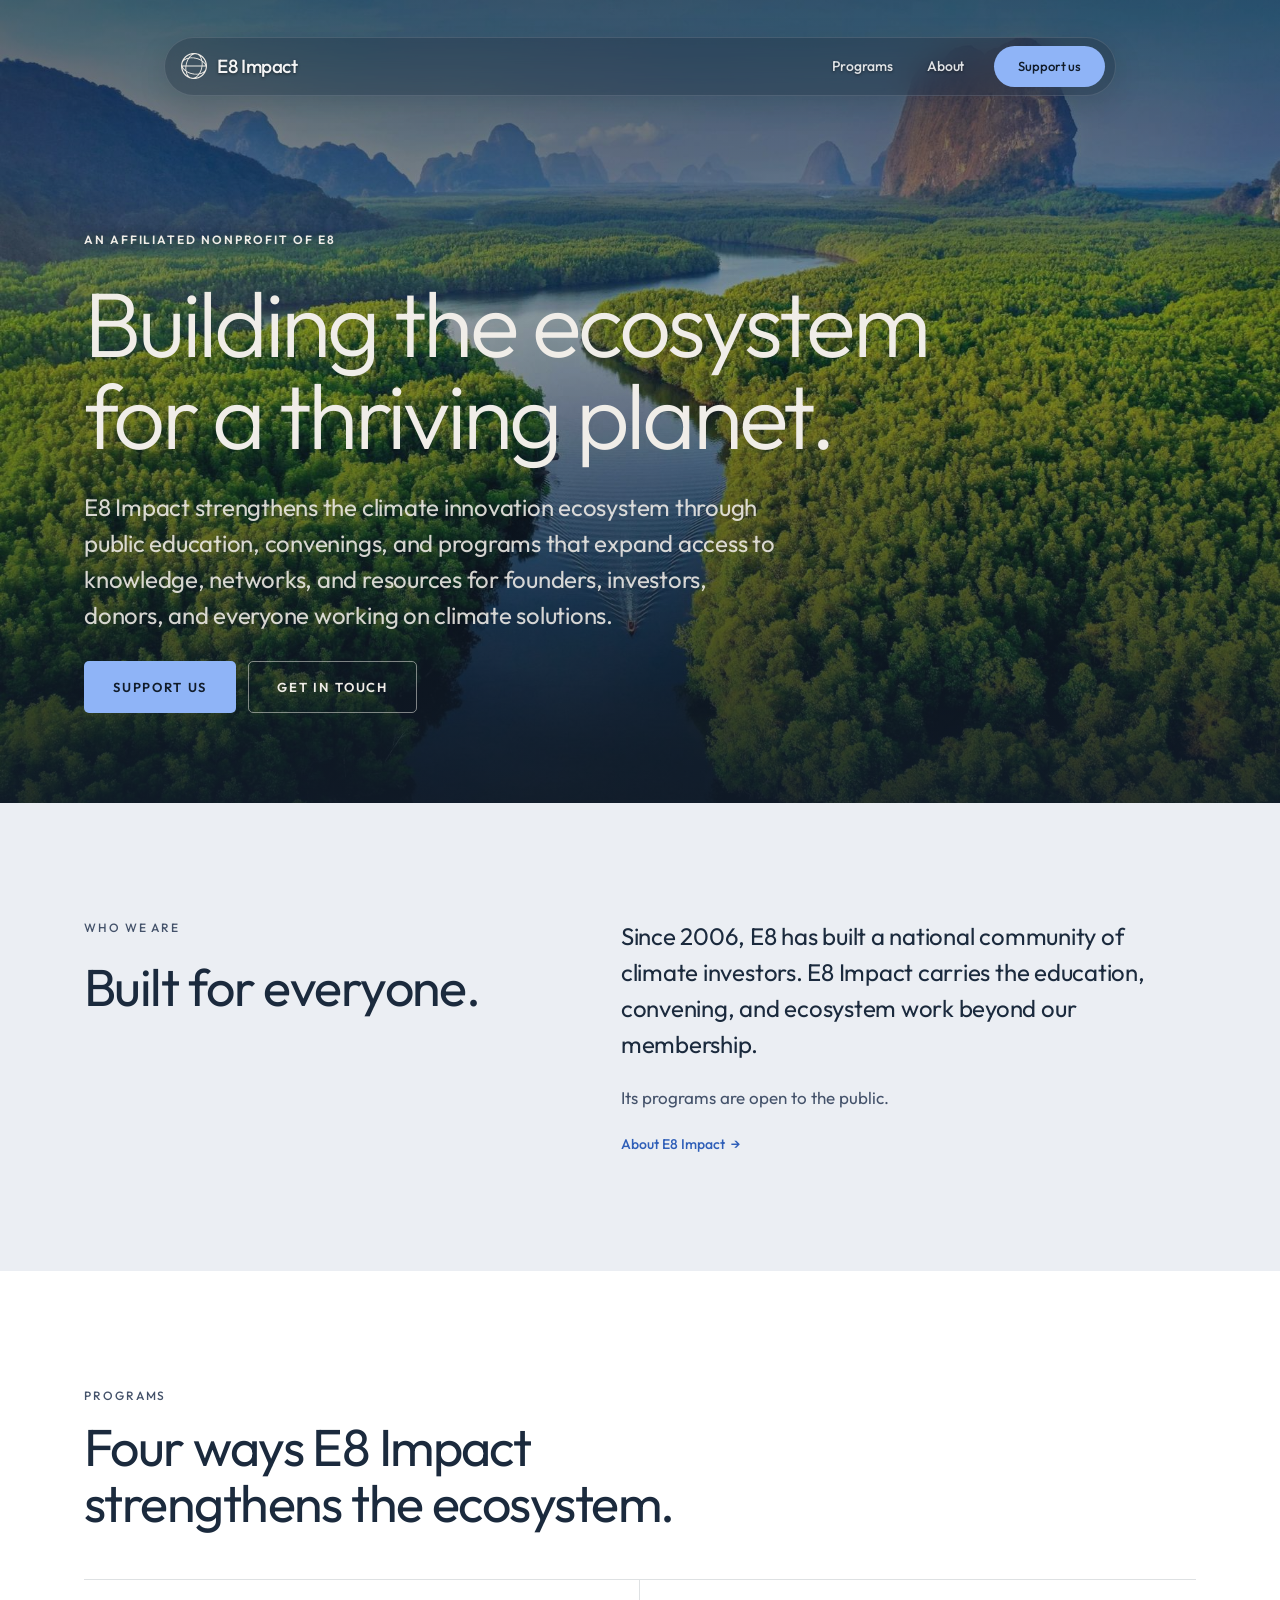
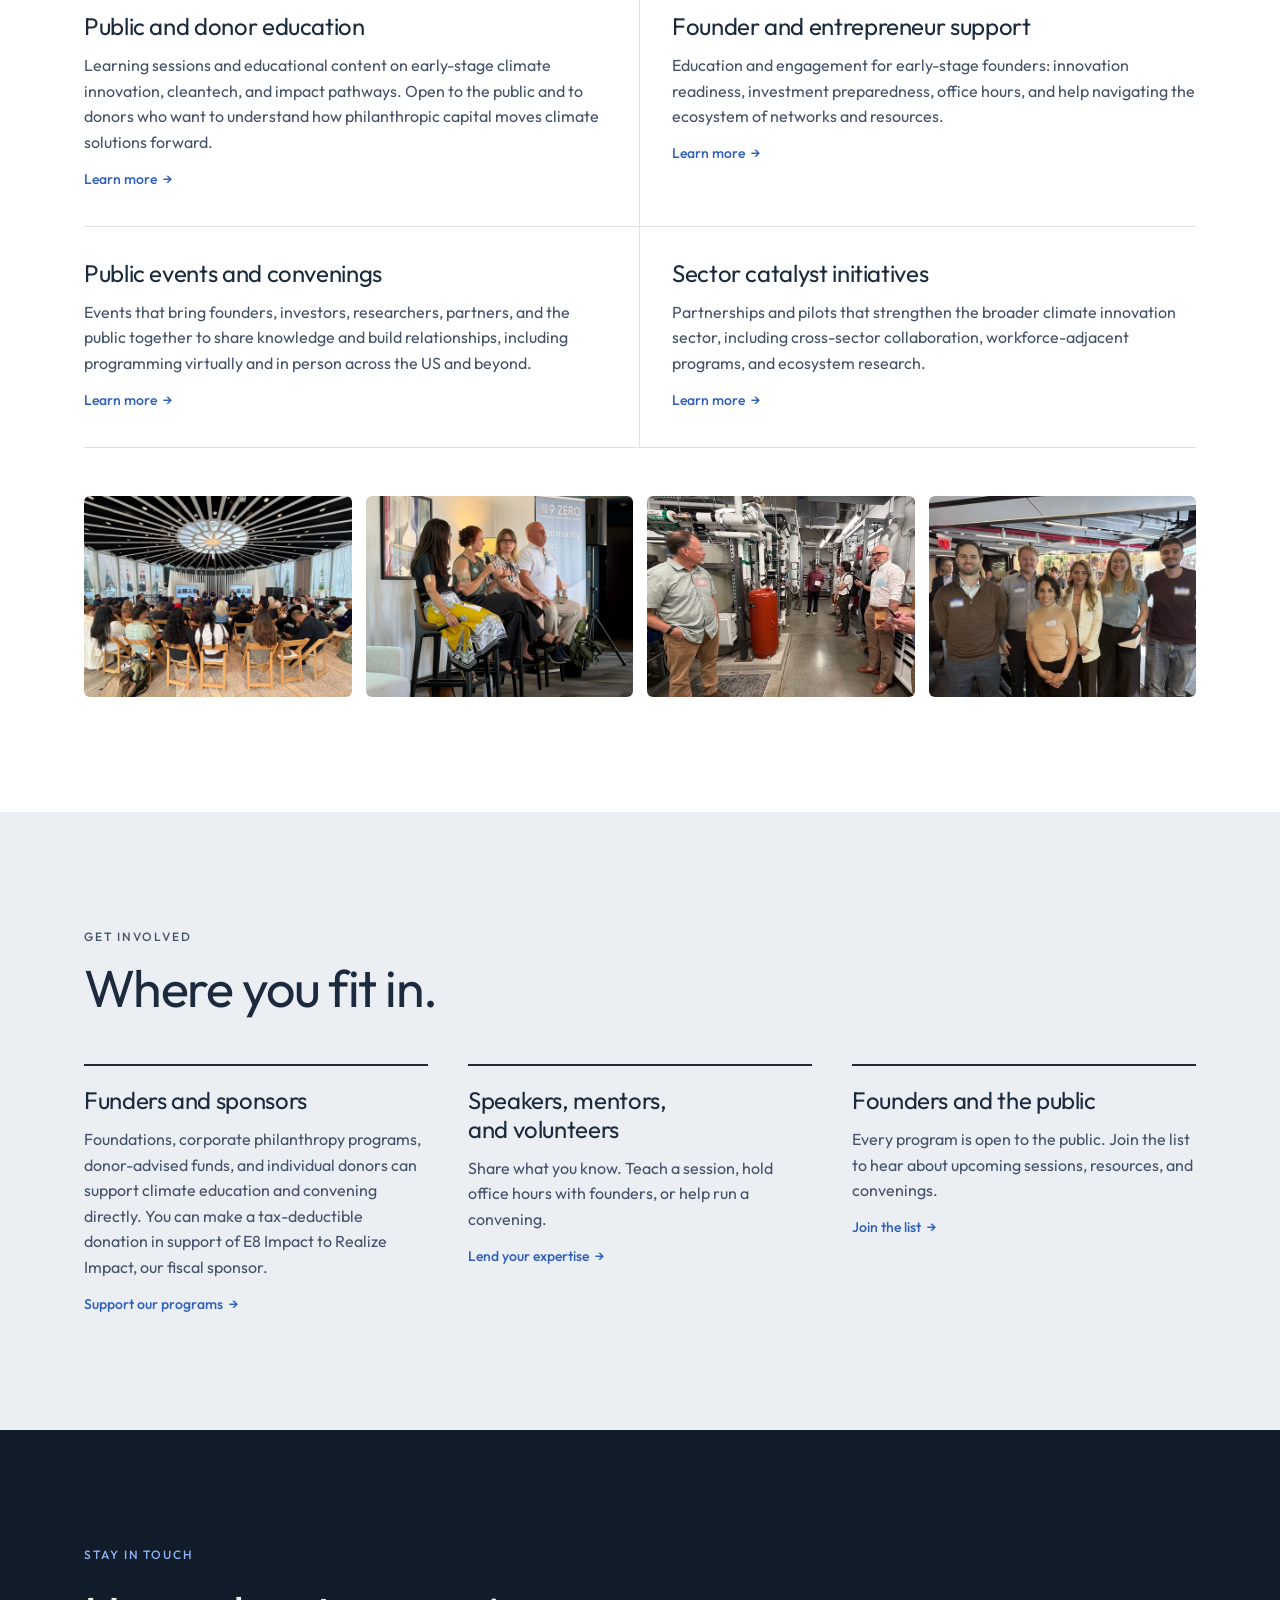
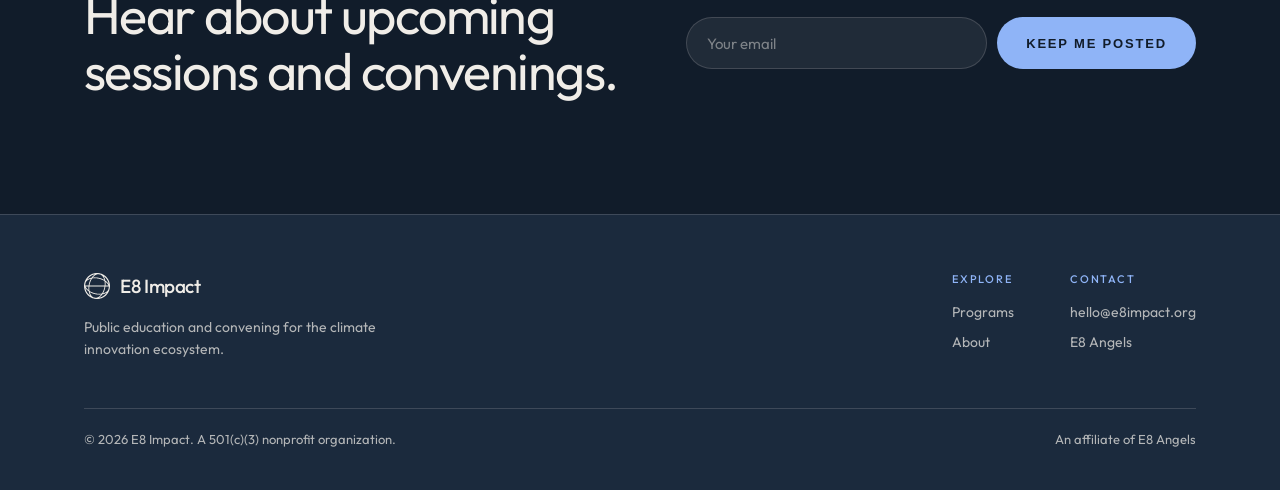
<file: index.html>
<!doctype html><html lang="en"><head><meta charset="utf-8"><meta name="viewport" content="width=device-width, initial-scale=1, viewport-fit=cover"><link rel="icon" href="assets/e8-mark-navy.svg"><title>E8 Impact</title><meta name="description" content="E8 Impact is an affiliated nonprofit of E8 Angels running public education and convening programs for the climate innovation ecosystem."><link rel="preconnect" href="https://fonts.googleapis.com"><link rel="preconnect" href="https://fonts.gstatic.com" crossorigin><link rel="stylesheet" href="https://fonts.googleapis.com/css2?family=Outfit:wght@300;400;500;600&display=swap"><link rel="stylesheet" href="styles.css"><script src="assets/nav.js" defer></script></head><body><div class="nav-shell"><nav class="nav" id="nav" aria-label="Main">
  <a class="brand" href="/" aria-label="E8 Impact home"><img src="assets/e8-mark.svg" alt="" width="26" height="26"><span>E8 Impact</span></a>
  <ul class="nav-links"><li><a href="programs.html">Programs</a></li><li><a href="about.html">About</a></li></ul>
  <a class="nav-cta" href="https://www.zeffy.com/en-US/donation-form/donate-to-e8-impact" target="_blank" rel="noopener">Support us</a>
  <button class="menu-btn" id="menu-btn" type="button" aria-expanded="false" aria-controls="mobile-menu" aria-haspopup="dialog" aria-label="Open menu">
    <svg width="20" height="20" viewBox="0 0 20 20" fill="none" aria-hidden="true"><path d="M3 6h14M3 10h14M3 14h14" stroke="currentColor" stroke-width="1.5" stroke-linecap="round"/></svg>
  </button>
</nav></div>
<div class="mobile-menu" id="mobile-menu" role="dialog" aria-modal="true" aria-label="Site navigation" hidden>
  <div class="mobile-menu__top">
    <a class="brand" href="/" aria-label="E8 Impact home"><img src="assets/e8-mark.svg" alt="" width="26" height="26"><span>E8 Impact</span></a>
    <button class="mobile-menu__close" id="menu-close" type="button" aria-label="Close menu"><svg width="22" height="22" viewBox="0 0 20 20" fill="none" aria-hidden="true"><path d="M5 5l10 10M15 5L5 15" stroke="currentColor" stroke-width="1.6" stroke-linecap="round"/></svg></button>
  </div>
  <nav class="mobile-menu__links" aria-label="Mobile">
    <a class="mobile-menu__item" style="--i:0" href="programs.html">Programs</a>
    <a class="mobile-menu__item" style="--i:1" href="about.html">About</a>
  </nav>
  <a class="mobile-menu__cta mobile-menu__item" style="--i:2" href="https://www.zeffy.com/en-US/donation-form/donate-to-e8-impact" target="_blank" rel="noopener">Support us</a>
</div><main><section class="hero">
  <img class="hero__img" src="assets/hero-river.jpg" alt="A river winding through dense green forest toward distant mountains." width="1800" height="1200">
  <div class="wrap hero__inner">
    <p class="eyebrow">An affiliated nonprofit of E8</p>
    <h1 class="h-display">Building the ecosystem for a thriving planet.</h1>
    <p class="lede">E8 Impact strengthens the climate innovation ecosystem through public education, convenings, and programs that expand access to knowledge, networks, and resources for founders, investors, donors, and everyone working on climate solutions.</p>
    <div class="btns"><a class="btn btn--accent" href="https://www.zeffy.com/en-US/donation-form/donate-to-e8-impact" target="_blank" rel="noopener">Support us</a><a class="btn btn--ghost" href="about.html#contact">Get in touch</a></div>
  </div>
</section>
<section class="band band--mist">
  <div class="wrap split">
    <div class="stack"><p class="eyebrow">Who we are</p><h2 class="h-section">Built for everyone.</h2></div>
    <div class="stack">
      <p class="lede" style="max-width:none">Since 2006, E8 has built a national community of climate investors. E8 Impact carries the education, convening, and ecosystem work beyond our membership.</p>
      <p class="body">Its programs are open to the public.</p>
      <a class="textlink" href="about.html">About E8 Impact <span aria-hidden="true">&rarr;</span></a>
    </div>
  </div>
</section>

<section class="band">
  <div class="wrap">
    <p class="eyebrow">Programs</p>
    <h2 class="h-section" style="margin-top:14px;max-width:18ch">Four ways E8 Impact strengthens the ecosystem.</h2>
    <div class="programs"><article class="program"><h3 class="h-card">Public and donor education</h3><p class="body">Learning sessions and educational content on early-stage climate innovation, cleantech, and impact pathways. Open to the public and to donors who want to understand how philanthropic capital moves climate solutions forward.</p><a class="textlink" href="programs.html#p1">Learn more <span aria-hidden="true">&rarr;</span></a></article><article class="program"><h3 class="h-card">Founder and entrepreneur support</h3><p class="body">Education and engagement for early-stage founders: innovation readiness, investment preparedness, office hours, and help navigating the ecosystem of networks and resources.</p><a class="textlink" href="programs.html#p2">Learn more <span aria-hidden="true">&rarr;</span></a></article><article class="program"><h3 class="h-card">Public events and convenings</h3><p class="body">Events that bring founders, investors, researchers, partners, and the public together to share knowledge and build relationships, including programming virtually and in person across the US and beyond.</p><a class="textlink" href="programs.html#p3">Learn more <span aria-hidden="true">&rarr;</span></a></article><article class="program"><h3 class="h-card">Sector catalyst initiatives</h3><p class="body">Partnerships and pilots that strengthen the broader climate innovation sector, including cross-sector collaboration, workforce-adjacent programs, and ecosystem research.</p><a class="textlink" href="programs.html#p4">Learn more <span aria-hidden="true">&rarr;</span></a></article></div>
    <div class="photo-wrap"><div class="photo-grid"><img class="photo" src="assets/program-3.jpg" alt="An audience in a round, glass-walled hall listening to a panel discussion." width="1200" height="900"><img class="photo" src="assets/program-2.jpg" alt="Four panelists speaking on stage at a community event." width="1200" height="900"><img class="photo" src="assets/program-4.jpg" alt="A group touring the mechanical room of an energy-efficient building." width="1200" height="900"><img class="photo" src="assets/program-1.jpg" alt="Founders and attendees posing together at a Climate Week event." width="1200" height="900"></div></div>
  </div>
</section>

<section class="band band--mist">
  <div class="wrap">
    <p class="eyebrow">Get involved</p>
    <h2 class="h-section" style="margin-top:14px">Where you fit in.</h2>
    <div class="paths">
      <div class="path"><h3 class="h-card">Funders and sponsors</h3><p class="body">Foundations, corporate philanthropy programs, donor-advised funds, and individual donors can support climate education and convening directly. You can make a tax-deductible donation in support of E8 Impact to Realize Impact, our fiscal sponsor.</p><a class="textlink" href="#support" data-support>Support our programs <span aria-hidden="true">&rarr;</span></a></div>
      <div class="path"><h3 class="h-card">Speakers, mentors, and volunteers</h3><p class="body">Share what you know. Teach a session, hold office hours with founders, or help run a convening.</p><a class="textlink" href="about.html#contact">Lend your expertise <span aria-hidden="true">&rarr;</span></a></div>
      <div class="path"><h3 class="h-card">Founders and the public</h3><p class="body">Every program is open to the public. Join the list to hear about upcoming sessions, resources, and convenings.</p><a class="textlink" href="#stay-in-touch">Join the list <span aria-hidden="true">&rarr;</span></a></div>
    </div>
  </div>
</section></main><section class="band band--deep" id="stay-in-touch">
  <div class="wrap signup">
    <div class="stack">
      <p class="eyebrow">Stay in touch</p>
      <h2 class="h-section">Hear about upcoming sessions and convenings.</h2>
    </div>
    <div>
      <iframe name="mlResponse" title="Signup response" hidden></iframe>
      <form id="signup-form" action="https://assets.mailerlite.com/jsonp/2604218/forms/197170648941856599/subscribe" method="post" target="mlResponse">
        <label class="hp" for="email">Email address</label>
        <input id="email" name="fields[email]" type="email" placeholder="Your email" autocomplete="email" required>
        <input type="hidden" name="ml-submit" value="1"><input type="hidden" name="anticsrf" value="true">
        <button class="btn btn--accent" type="submit">Keep me posted</button>
      </form>
      <p class="form-msg" id="form-msg" role="status"></p>
    </div>
  </div>
</section><footer class="footer"><div class="wrap">
  <div class="footer__top">
    <div class="stack" style="gap:14px">
      <a class="brand" href="/"><img src="assets/e8-mark.svg" alt="" width="26" height="26"><span>E8 Impact</span></a>
      <p style="max-width:34ch">Public education and convening for the climate innovation ecosystem.</p>
    </div>
    <div class="footer__cols">
      <div><h4>Explore</h4><ul><li><a href="programs.html">Programs</a></li><li><a href="about.html">About</a></li></ul></div>
      <div><h4>Contact</h4><ul><li><span class="email">hello@e8impact.org</span></li><li><a href="https://www.e8angels.com" target="_blank" rel="noopener">E8 Angels</a></li></ul></div>
    </div>
  </div>
  <div class="footer__legal"><span>&copy; 2026 E8 Impact. A 501(c)(3) nonprofit organization.</span><span>An affiliate of E8 Angels</span></div>
</div></footer><dialog class="modal" id="support" aria-labelledby="support-title">
  <form id="support-form" class="modal__body" novalidate>
    <button type="button" class="modal__close" data-close aria-label="Close">&times;</button>
    <h2 class="h-card" id="support-title" style="font-size:28px">Support E8 Impact</h2>
    <p class="body">Interested in supporting our programs? Let us know and we'll follow up with details.</p>
    <div class="fields">
      <label class="field"><span>Name</span><input id="s-name" name="name" autocomplete="name" required></label>
      <label class="field"><span>Email</span><input id="s-email" name="email" type="email" autocomplete="email" required></label>
      <label class="field"><span>Organization <em>(optional)</em></span><input id="s-org" name="organization" autocomplete="organization"></label>
    </div>
    <fieldset class="checks"><legend>How would you like to support? <em>(check any)</em></legend><label class="check"><input type="checkbox" name="support" value="One-time gift"><span>One-time gift</span></label><label class="check"><input type="checkbox" name="support" value="Recurring gift"><span>Recurring gift</span></label><label class="check"><input type="checkbox" name="support" value="Stock or securities transfer"><span>Stock or securities transfer</span></label><label class="check"><input type="checkbox" name="support" value="Donor-advised fund (DAF) grant"><span>Donor-advised fund (DAF) grant</span></label><label class="check"><input type="checkbox" name="support" value="Employer matching gift"><span>Employer matching gift</span></label><label class="check"><input type="checkbox" name="support" value="Program or event sponsorship"><span>Program or event sponsorship</span></label><label class="check"><input type="checkbox" name="support" value="Foundation grant"><span>Foundation grant</span></label><label class="check"><input type="checkbox" name="support" value="Volunteer, speak, or mentor"><span>Volunteer, speak, or mentor</span></label><label class="check"><input type="checkbox" name="support" value="Other"><span>Other</span></label></fieldset>
    <label class="field"><span>Anything else we should know? <em>(optional)</em></span><textarea id="s-msg" name="message" rows="2"></textarea></label>
    <label class="check"><input type="checkbox" id="s-updates" name="updates"><span>Also send me E8 Impact updates</span></label>
    <input type="text" name="_honey" class="hp" tabindex="-1" autocomplete="off" aria-hidden="true">
    <p class="fine">E8 Impact is a 501(c)(3) nonprofit organization. We'll share current giving options when we follow up.</p>
    <button class="btn btn--navy" type="submit" id="s-submit">Send</button>
    <p class="form-msg modal__msg" id="s-status" role="status"></p>
  </form>
</dialog><script>
(() => {
    const form = document.getElementById('signup-form'), msg = document.getElementById('form-msg');
  form.addEventListener('submit', (e) => { if (!form.checkValidity()) return; msg.textContent = 'Thanks, you are on the list.'; setTimeout(() => form.reset(), 300); });

  const dlg = document.getElementById('support'), sf = document.getElementById('support-form'), st = document.getElementById('s-status');
  document.querySelectorAll('[data-support]').forEach(a => a.addEventListener('click', e => {
    e.preventDefault(); dlg.showModal(); document.getElementById('s-name').focus();
  }));
  dlg.querySelector('[data-close]').addEventListener('click', () => dlg.close());
  dlg.addEventListener('click', e => { if (e.target === dlg) dlg.close(); });
  sf.addEventListener('submit', async (e) => {
    e.preventDefault();
    if (!sf.checkValidity()) { st.textContent = 'Please add your name and a valid email.'; sf.reportValidity(); return; }
    const ways = [...sf.querySelectorAll('input[name=support]:checked')].map(c => c.value);
    const data = {
      _subject: 'New E8 Impact support inquiry', _template: 'table', _captcha: 'false', _honey: sf._honey.value,
      Name: sf.name.value.trim(), Email: sf.email.value.trim(), Organization: sf.organization.value.trim() || '(none)',
      'How they would like to support': ways.length ? ways.join(', ') : '(none selected)',
      Message: sf.message.value.trim() || '(none)', 'Wants E8 Impact updates': sf.updates.checked ? 'Yes' : 'No', _replyto: sf.email.value.trim()
    };
    const b = document.getElementById('s-submit'); b.disabled = true; st.textContent = 'Sending...';try { const r = await fetch('https://formsubmit.co/ajax/hello@e8impact.org', { method: 'POST', headers: { 'Content-Type': 'application/json', Accept: 'application/json' }, body: JSON.stringify(data) }); if (!r.ok) throw new Error(); sf.reset(); st.textContent = 'Thank you. We will be in touch soon.'; } catch (err) { st.textContent = 'Something went wrong. Please email hello@e8impact.org instead.'; } finally { b.disabled = false; }
  });
})();
</script></body></html>
</file>
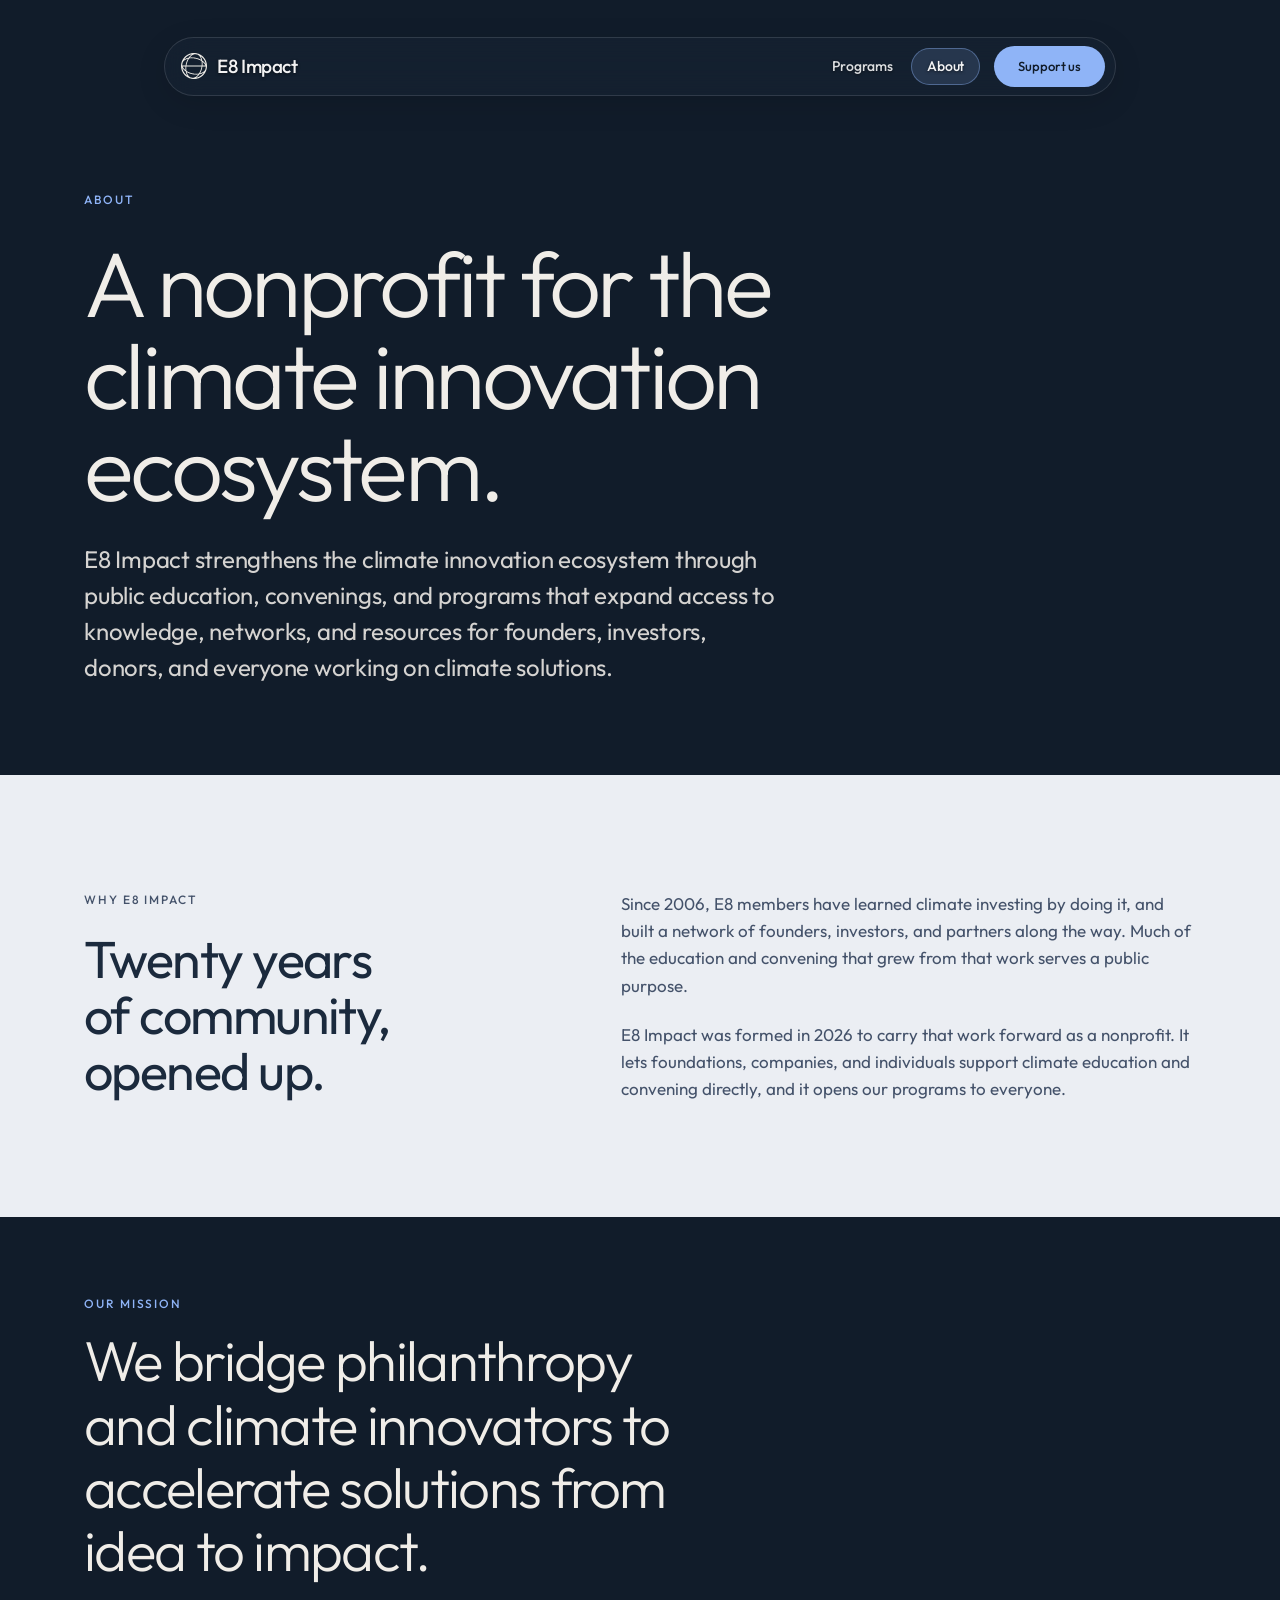
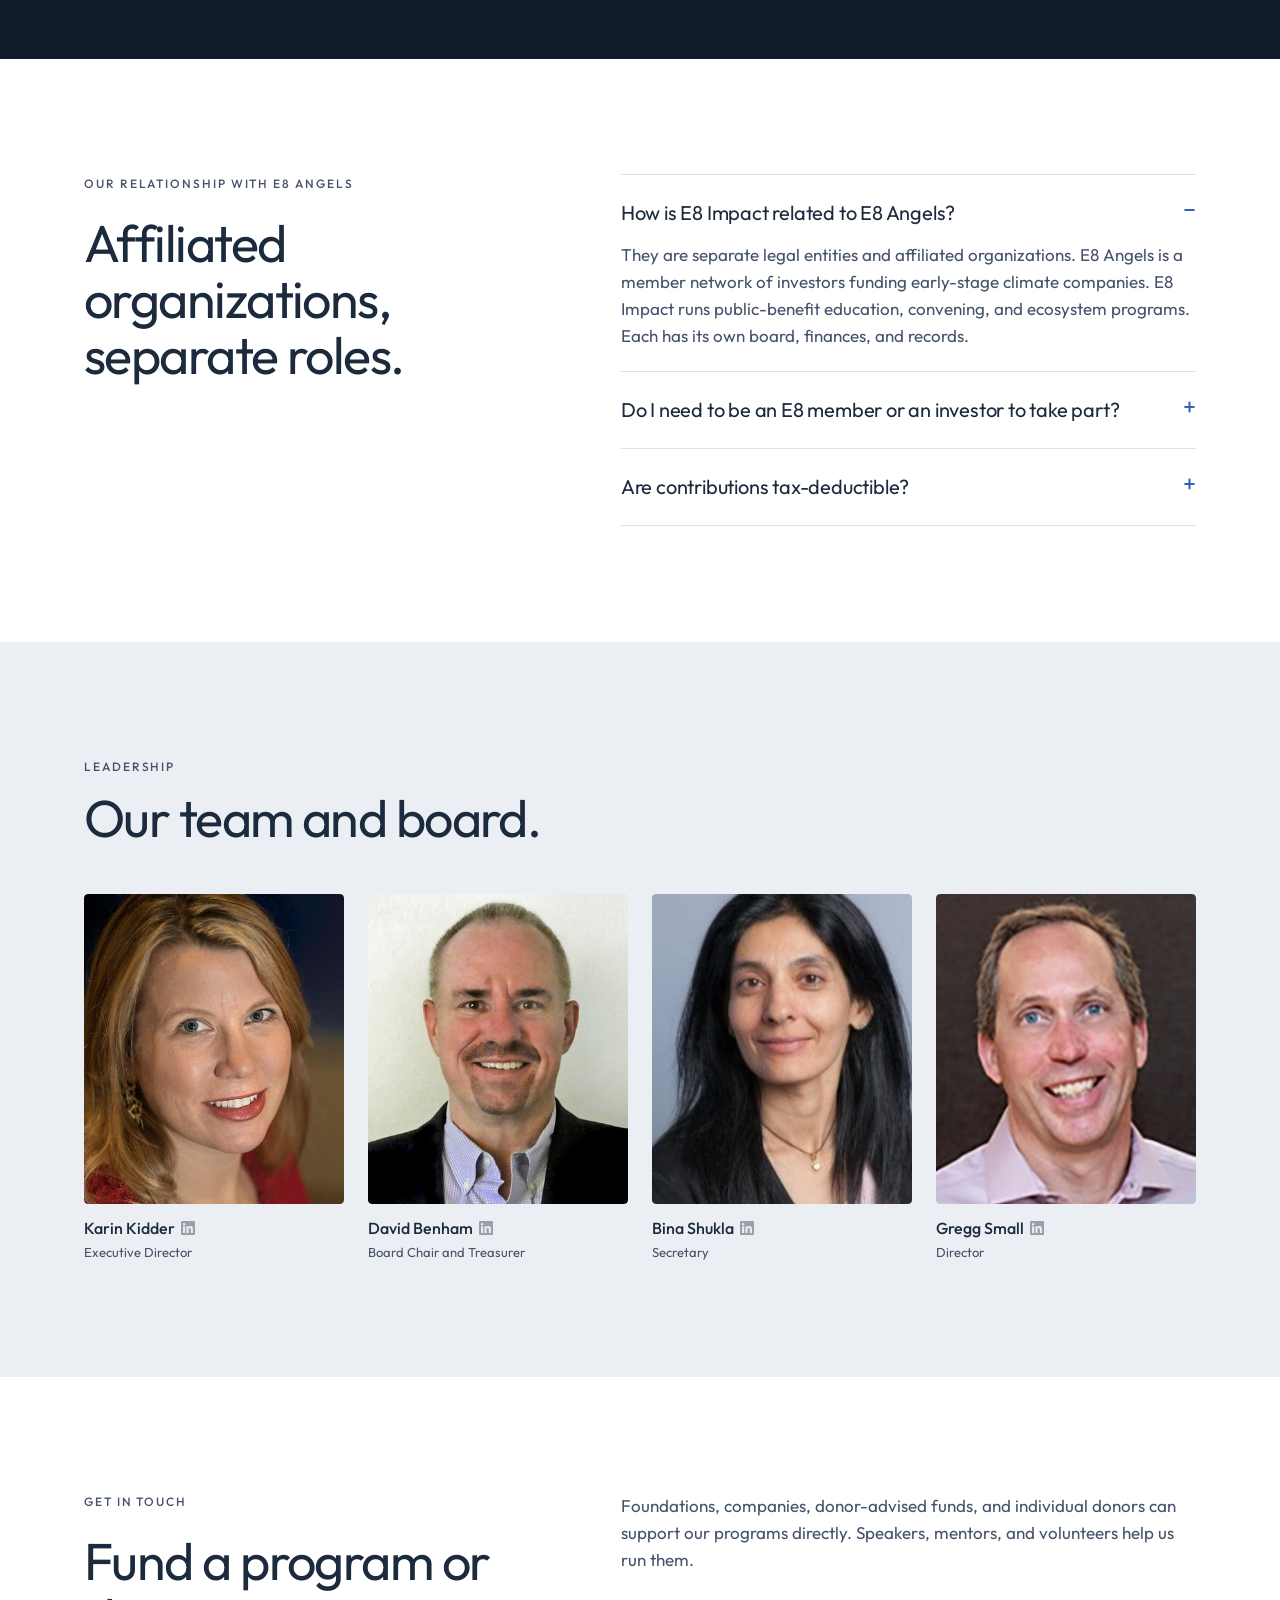
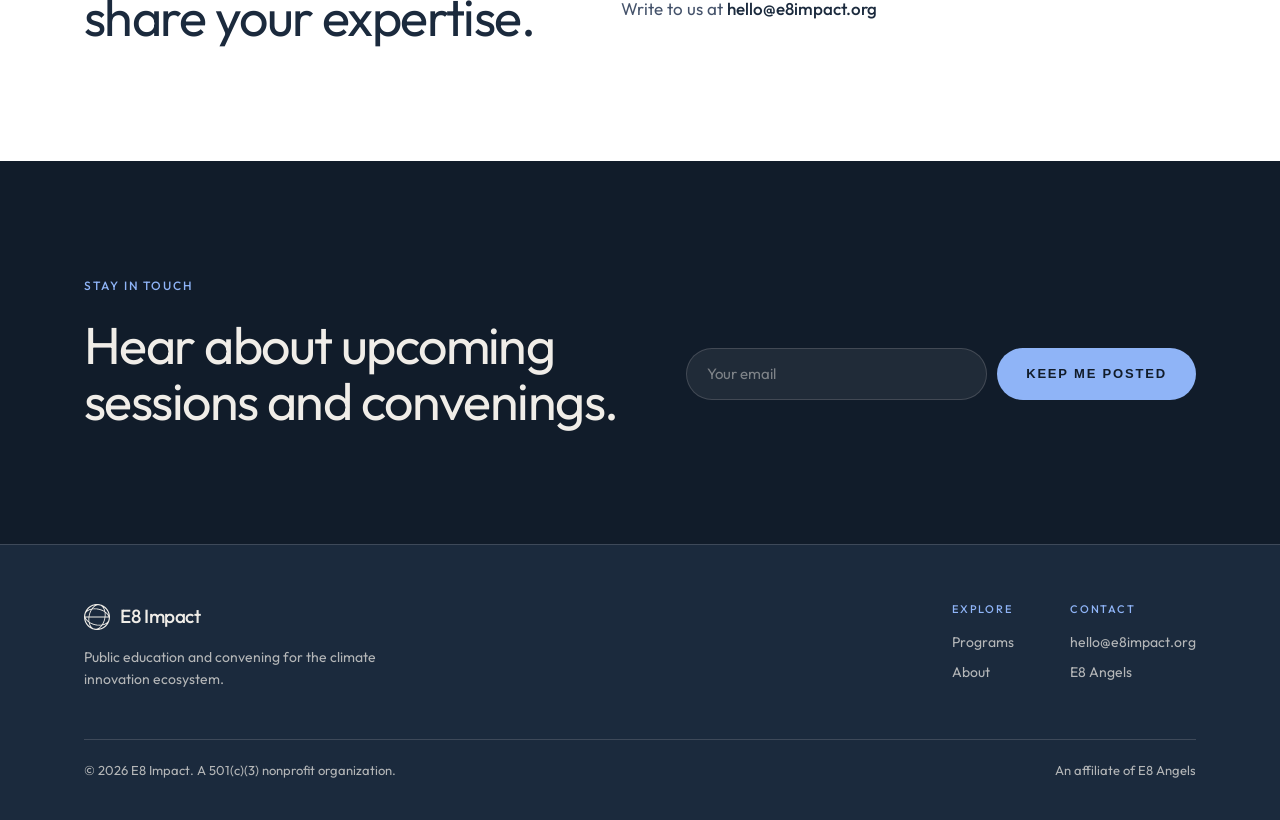
<file: about.html>
<!doctype html><html lang="en"><head><meta charset="utf-8"><meta name="viewport" content="width=device-width, initial-scale=1, viewport-fit=cover"><script>document.documentElement.classList.add('js')</script><link rel="icon" href="assets/e8-mark-navy.svg"><title>About | E8 Impact</title><meta name="description" content="E8 Impact is a 501(c)(3) nonprofit affiliated with E8 Angels. Meet our leadership and learn how to support our programs."><link rel="preconnect" href="https://fonts.googleapis.com"><link rel="preconnect" href="https://fonts.gstatic.com" crossorigin><link rel="stylesheet" href="https://fonts.googleapis.com/css2?family=Outfit:wght@300;400;500;600&display=swap"><link rel="stylesheet" href="styles.css"><script src="assets/nav.js" defer></script></head><body><div class="nav-shell"><nav class="nav" id="nav" aria-label="Main">
  <a class="brand" href="/" aria-label="E8 Impact home"><img src="assets/e8-mark.svg" alt="" width="26" height="26"><span>E8 Impact</span></a>
  <ul class="nav-links"><li><a href="programs.html">Programs</a></li><li><a href="about.html" aria-current="page">About</a></li></ul>
  <a class="nav-cta" href="https://www.zeffy.com/en-US/donation-form/donate-to-e8-impact" target="_blank" rel="noopener">Support us</a>
  <button class="menu-btn" id="menu-btn" type="button" aria-expanded="false" aria-controls="mobile-menu" aria-haspopup="dialog" aria-label="Open menu">
    <svg width="20" height="20" viewBox="0 0 20 20" fill="none" aria-hidden="true"><path d="M3 6h14M3 10h14M3 14h14" stroke="currentColor" stroke-width="1.5" stroke-linecap="round"/></svg>
  </button>
</nav></div>
<div class="mobile-menu" id="mobile-menu" role="dialog" aria-modal="true" aria-label="Site navigation" hidden>
  <div class="mobile-menu__top">
    <a class="brand" href="/" aria-label="E8 Impact home"><img src="assets/e8-mark.svg" alt="" width="26" height="26"><span>E8 Impact</span></a>
    <button class="mobile-menu__close" id="menu-close" type="button" aria-label="Close menu"><svg width="22" height="22" viewBox="0 0 20 20" fill="none" aria-hidden="true"><path d="M5 5l10 10M15 5L5 15" stroke="currentColor" stroke-width="1.6" stroke-linecap="round"/></svg></button>
  </div>
  <nav class="mobile-menu__links" aria-label="Mobile">
    <a class="mobile-menu__item" style="--i:0" href="programs.html">Programs</a>
    <a class="mobile-menu__item" style="--i:1" href="about.html" aria-current="page">About</a>
  </nav>
  <a class="mobile-menu__cta mobile-menu__item" style="--i:2" href="https://www.zeffy.com/en-US/donation-form/donate-to-e8-impact" target="_blank" rel="noopener">Support us</a>
</div><main><section class="hero hero--plain hero--short">
  <div class="wrap hero__inner">
    <p class="eyebrow">About</p>
    <h1 class="h-display" style="max-width:14ch">A nonprofit for the climate innovation ecosystem.</h1>
    <p class="lede">E8 Impact strengthens the climate innovation ecosystem through public education, convenings, and programs that expand access to knowledge, networks, and resources for founders, investors, donors, and everyone working on climate solutions.</p>
  </div>
</section>
<section class="band band--mist">
  <div class="wrap split">
    <div class="stack"><p class="eyebrow">Why E8 Impact</p><h2 class="h-section">Twenty years of community, opened up.</h2></div>
    <div class="stack">
      <p class="body">Since 2006, E8 members have learned climate investing by doing it, and built a network of founders, investors, and partners along the way. Much of the education and convening that grew from that work serves a public purpose.</p>
      <p class="body">E8 Impact was formed in 2026 to carry that work forward as a nonprofit. It lets foundations, companies, and individuals support climate education and convening directly, and it opens our programs to everyone.</p>
    </div>
  </div>
</section>

<section class="band band--deep band--tight" id="mission-vision">
  <div class="wrap pair">
    <div class="stack fade-in"><p class="eyebrow">Our mission</p><p class="statement">We bridge philanthropy and climate innovators to accelerate solutions from idea to impact.</p></div>
    <div class="stack">
      <div class="stack fade-in"><p class="eyebrow">Our vision</p><p class="statement">A thriving planet powered by innovation.</p></div>
      <p class="body fade-in">A vision shared with E8 Angels.</p>
    </div>
  </div>
</section>

<section class="band">
  <div class="wrap split">
    <div class="stack"><p class="eyebrow">Our relationship with E8 Angels</p><h2 class="h-section">Affiliated organizations, separate roles.</h2></div>
    <div class="faq">
      <details open><summary>How is E8 Impact related to E8 Angels?</summary><p>They are separate legal entities and affiliated organizations. E8 Angels is a member network of investors funding early-stage climate companies. E8 Impact runs public-benefit education, convening, and ecosystem programs. Each has its own board, finances, and records.</p></details>
      <details><summary>Do I need to be an E8 member or an investor to take part?</summary><p>No. E8 Impact programs are open to the public.</p></details>
      <details><summary>Are contributions tax-deductible?</summary><p>You can make a <a href="https://www.zeffy.com/en-US/donation-form/donate-to-e8-impact" target="_blank" rel="noopener">tax-deductible donation</a> in support of E8 Impact to Realize Impact, our fiscal sponsor.</p></details>    </div>
  </div>
</section>

<section class="band band--mist" id="leadership">
  <div class="wrap">
    <p class="eyebrow">Leadership</p>
    <h2 class="h-section" style="margin-top:14px">Our team and board.</h2>
    <div class="team-grid"><article class="member"><div class="member__photo"><img src="assets/team-karin-kidder.jpg" alt="Karin Kidder" width="480" height="480" loading="lazy"></div><div class="member__name"><span>Karin Kidder</span><a href="https://www.linkedin.com/in/karinkidder/" target="_blank" rel="noopener noreferrer" aria-label="Karin Kidder on LinkedIn"><svg viewBox="0 0 24 24" fill="currentColor" aria-hidden="true"><path d="M20.447 20.452h-3.554v-5.569c0-1.328-.027-3.037-1.852-3.037-1.853 0-2.136 1.445-2.136 2.939v5.667H9.351V9h3.414v1.561h.046c.477-.9 1.637-1.85 3.37-1.85 3.601 0 4.267 2.37 4.267 5.455v6.286zM5.337 7.433a2.062 2.062 0 01-2.063-2.065 2.064 2.064 0 112.063 2.065zm1.782 13.019H3.555V9h3.564v11.452zM22.225 0H1.771C.792 0 0 .774 0 1.729v20.542C0 23.227.792 24 1.771 24h20.451C23.2 24 24 23.227 24 22.271V1.729C24 .774 23.2 0 22.222 0h.003z"/></svg></a></div><div class="member__role">Executive Director</div></article><article class="member"><div class="member__photo"><img src="assets/team-david-benham.jpg" alt="David Benham" width="480" height="480" loading="lazy"></div><div class="member__name"><span>David Benham</span><a href="https://www.linkedin.com/in/davidbenham/" target="_blank" rel="noopener noreferrer" aria-label="David Benham on LinkedIn"><svg viewBox="0 0 24 24" fill="currentColor" aria-hidden="true"><path d="M20.447 20.452h-3.554v-5.569c0-1.328-.027-3.037-1.852-3.037-1.853 0-2.136 1.445-2.136 2.939v5.667H9.351V9h3.414v1.561h.046c.477-.9 1.637-1.85 3.37-1.85 3.601 0 4.267 2.37 4.267 5.455v6.286zM5.337 7.433a2.062 2.062 0 01-2.063-2.065 2.064 2.064 0 112.063 2.065zm1.782 13.019H3.555V9h3.564v11.452zM22.225 0H1.771C.792 0 0 .774 0 1.729v20.542C0 23.227.792 24 1.771 24h20.451C23.2 24 24 23.227 24 22.271V1.729C24 .774 23.2 0 22.222 0h.003z"/></svg></a></div><div class="member__role">Board Chair and Treasurer</div></article><article class="member"><div class="member__photo"><img src="assets/team-bina-shukla.jpg" alt="Bina Shukla" width="480" height="480" loading="lazy"></div><div class="member__name"><span>Bina Shukla</span><a href="https://www.linkedin.com/in/binashukla/" target="_blank" rel="noopener noreferrer" aria-label="Bina Shukla on LinkedIn"><svg viewBox="0 0 24 24" fill="currentColor" aria-hidden="true"><path d="M20.447 20.452h-3.554v-5.569c0-1.328-.027-3.037-1.852-3.037-1.853 0-2.136 1.445-2.136 2.939v5.667H9.351V9h3.414v1.561h.046c.477-.9 1.637-1.85 3.37-1.85 3.601 0 4.267 2.37 4.267 5.455v6.286zM5.337 7.433a2.062 2.062 0 01-2.063-2.065 2.064 2.064 0 112.063 2.065zm1.782 13.019H3.555V9h3.564v11.452zM22.225 0H1.771C.792 0 0 .774 0 1.729v20.542C0 23.227.792 24 1.771 24h20.451C23.2 24 24 23.227 24 22.271V1.729C24 .774 23.2 0 22.222 0h.003z"/></svg></a></div><div class="member__role">Secretary</div></article><article class="member"><div class="member__photo"><img src="assets/team-gregg-small.jpg" alt="Gregg Small" width="480" height="480" loading="lazy"></div><div class="member__name"><span>Gregg Small</span><a href="https://www.linkedin.com/in/gregg-small-66b2237/" target="_blank" rel="noopener noreferrer" aria-label="Gregg Small on LinkedIn"><svg viewBox="0 0 24 24" fill="currentColor" aria-hidden="true"><path d="M20.447 20.452h-3.554v-5.569c0-1.328-.027-3.037-1.852-3.037-1.853 0-2.136 1.445-2.136 2.939v5.667H9.351V9h3.414v1.561h.046c.477-.9 1.637-1.85 3.37-1.85 3.601 0 4.267 2.37 4.267 5.455v6.286zM5.337 7.433a2.062 2.062 0 01-2.063-2.065 2.064 2.064 0 112.063 2.065zm1.782 13.019H3.555V9h3.564v11.452zM22.225 0H1.771C.792 0 0 .774 0 1.729v20.542C0 23.227.792 24 1.771 24h20.451C23.2 24 24 23.227 24 22.271V1.729C24 .774 23.2 0 22.222 0h.003z"/></svg></a></div><div class="member__role">Director</div></article></div>
  </div>
</section>

<section class="band" id="contact">
  <div class="wrap split">
    <div class="stack"><p class="eyebrow">Get in touch</p><h2 class="h-section">Fund a program or share your expertise.</h2></div>
    <div class="stack">
      <p class="body">Foundations, companies, donor-advised funds, and individual donors can support our programs directly. Speakers, mentors, and volunteers help us run them.</p>
      <p class="body">Write to us at <span class="email" style="color:var(--navy);font-weight:500">hello@e8impact.org</span></p>
    </div>
  </div>
</section></main><section class="band band--deep" id="stay-in-touch">
  <div class="wrap signup">
    <div class="stack">
      <p class="eyebrow">Stay in touch</p>
      <h2 class="h-section">Hear about upcoming sessions and convenings.</h2>
    </div>
    <div>
      <iframe name="mlResponse" title="Signup response" hidden></iframe>
      <form id="signup-form" action="https://assets.mailerlite.com/jsonp/2604218/forms/197170648941856599/subscribe" method="post" target="mlResponse">
        <label class="hp" for="email">Email address</label>
        <input id="email" name="fields[email]" type="email" placeholder="Your email" autocomplete="email" required>
        <input type="hidden" name="ml-submit" value="1"><input type="hidden" name="anticsrf" value="true">
        <button class="btn btn--accent" type="submit">Keep me posted</button>
      </form>
      <p class="form-msg" id="form-msg" role="status"></p>
    </div>
  </div>
</section><footer class="footer"><div class="wrap">
  <div class="footer__top">
    <div class="stack" style="gap:14px">
      <a class="brand" href="/"><img src="assets/e8-mark.svg" alt="" width="26" height="26"><span>E8 Impact</span></a>
      <p style="max-width:34ch">Public education and convening for the climate innovation ecosystem.</p>
    </div>
    <div class="footer__cols">
      <div><h4>Explore</h4><ul><li><a href="programs.html">Programs</a></li><li><a href="about.html">About</a></li></ul></div>
      <div><h4>Contact</h4><ul><li><span class="email">hello@e8impact.org</span></li><li><a href="https://www.e8angels.com" target="_blank" rel="noopener">E8 Angels</a></li></ul></div>
    </div>
  </div>
  <div class="footer__legal"><span>&copy; 2026 E8 Impact. A 501(c)(3) nonprofit organization.</span><span>An affiliate of E8 Angels</span></div>
</div></footer><dialog class="modal" id="support" aria-labelledby="support-title">
  <form id="support-form" class="modal__body" novalidate>
    <button type="button" class="modal__close" data-close aria-label="Close">&times;</button>
    <h2 class="h-card" id="support-title" style="font-size:28px">Support E8 Impact</h2>
    <p class="body">Interested in supporting our programs? Let us know and we'll follow up with details.</p>
    <div class="fields">
      <label class="field"><span>Name</span><input id="s-name" name="name" autocomplete="name" required></label>
      <label class="field"><span>Email</span><input id="s-email" name="email" type="email" autocomplete="email" required></label>
      <label class="field"><span>Organization <em>(optional)</em></span><input id="s-org" name="organization" autocomplete="organization"></label>
    </div>
    <fieldset class="checks"><legend>How would you like to support? <em>(check any)</em></legend><label class="check"><input type="checkbox" name="support" value="One-time gift"><span>One-time gift</span></label><label class="check"><input type="checkbox" name="support" value="Recurring gift"><span>Recurring gift</span></label><label class="check"><input type="checkbox" name="support" value="Stock or securities transfer"><span>Stock or securities transfer</span></label><label class="check"><input type="checkbox" name="support" value="Donor-advised fund (DAF) grant"><span>Donor-advised fund (DAF) grant</span></label><label class="check"><input type="checkbox" name="support" value="Employer matching gift"><span>Employer matching gift</span></label><label class="check"><input type="checkbox" name="support" value="Program or event sponsorship"><span>Program or event sponsorship</span></label><label class="check"><input type="checkbox" name="support" value="Foundation grant"><span>Foundation grant</span></label><label class="check"><input type="checkbox" name="support" value="Volunteer, speak, or mentor"><span>Volunteer, speak, or mentor</span></label><label class="check"><input type="checkbox" name="support" value="Other"><span>Other</span></label></fieldset>
    <label class="field"><span>Anything else we should know? <em>(optional)</em></span><textarea id="s-msg" name="message" rows="2"></textarea></label>
    <label class="check"><input type="checkbox" id="s-updates" name="updates"><span>Also send me E8 Impact updates</span></label>
    <input type="text" name="_honey" class="hp" tabindex="-1" autocomplete="off" aria-hidden="true">
    <p class="fine">E8 Impact is a 501(c)(3) nonprofit organization. We'll share current giving options when we follow up.</p>
    <button class="btn btn--navy" type="submit" id="s-submit">Send</button>
    <p class="form-msg modal__msg" id="s-status" role="status"></p>
  </form>
</dialog><script>
(() => {
    const form = document.getElementById('signup-form'), msg = document.getElementById('form-msg');
  form.addEventListener('submit', (e) => { if (!form.checkValidity()) return; msg.textContent = 'Thanks, you are on the list.'; setTimeout(() => form.reset(), 300); });

  const dlg = document.getElementById('support'), sf = document.getElementById('support-form'), st = document.getElementById('s-status');
  document.querySelectorAll('[data-support]').forEach(a => a.addEventListener('click', e => {
    e.preventDefault(); dlg.showModal(); document.getElementById('s-name').focus();
  }));
  dlg.querySelector('[data-close]').addEventListener('click', () => dlg.close());
  dlg.addEventListener('click', e => { if (e.target === dlg) dlg.close(); });
  sf.addEventListener('submit', async (e) => {
    e.preventDefault();
    if (!sf.checkValidity()) { st.textContent = 'Please add your name and a valid email.'; sf.reportValidity(); return; }
    const ways = [...sf.querySelectorAll('input[name=support]:checked')].map(c => c.value);
    const data = {
      _subject: 'New E8 Impact support inquiry', _template: 'table', _captcha: 'false', _honey: sf._honey.value,
      Name: sf.name.value.trim(), Email: sf.email.value.trim(), Organization: sf.organization.value.trim() || '(none)',
      'How they would like to support': ways.length ? ways.join(', ') : '(none selected)',
      Message: sf.message.value.trim() || '(none)', 'Wants E8 Impact updates': sf.updates.checked ? 'Yes' : 'No', _replyto: sf.email.value.trim()
    };
    const b = document.getElementById('s-submit'); b.disabled = true; st.textContent = 'Sending...';try { const r = await fetch('https://formsubmit.co/ajax/hello@e8impact.org', { method: 'POST', headers: { 'Content-Type': 'application/json', Accept: 'application/json' }, body: JSON.stringify(data) }); if (!r.ok) throw new Error(); sf.reset(); st.textContent = 'Thank you. We will be in touch soon.'; } catch (err) { st.textContent = 'Something went wrong. Please email hello@e8impact.org instead.'; } finally { b.disabled = false; }
  });
})();
</script><script>
(function () {
  var band = document.getElementById('mission-vision');
  if (!band) return;
  var items = Array.prototype.slice.call(band.querySelectorAll('.fade-in'));
  function run() { items.forEach(function (el, i) { setTimeout(function () { el.classList.add('is-on'); }, 150 + i * 600); }); }
  if ('IntersectionObserver' in window) {
    new IntersectionObserver(function (entries, obs) {
      if (entries[0].isIntersecting) { obs.disconnect(); run(); }
    }, { threshold: 0.5 }).observe(band);
  } else { items.forEach(function (el) { el.classList.add('is-on'); }); }
})();
</script>
</body></html>
</file>
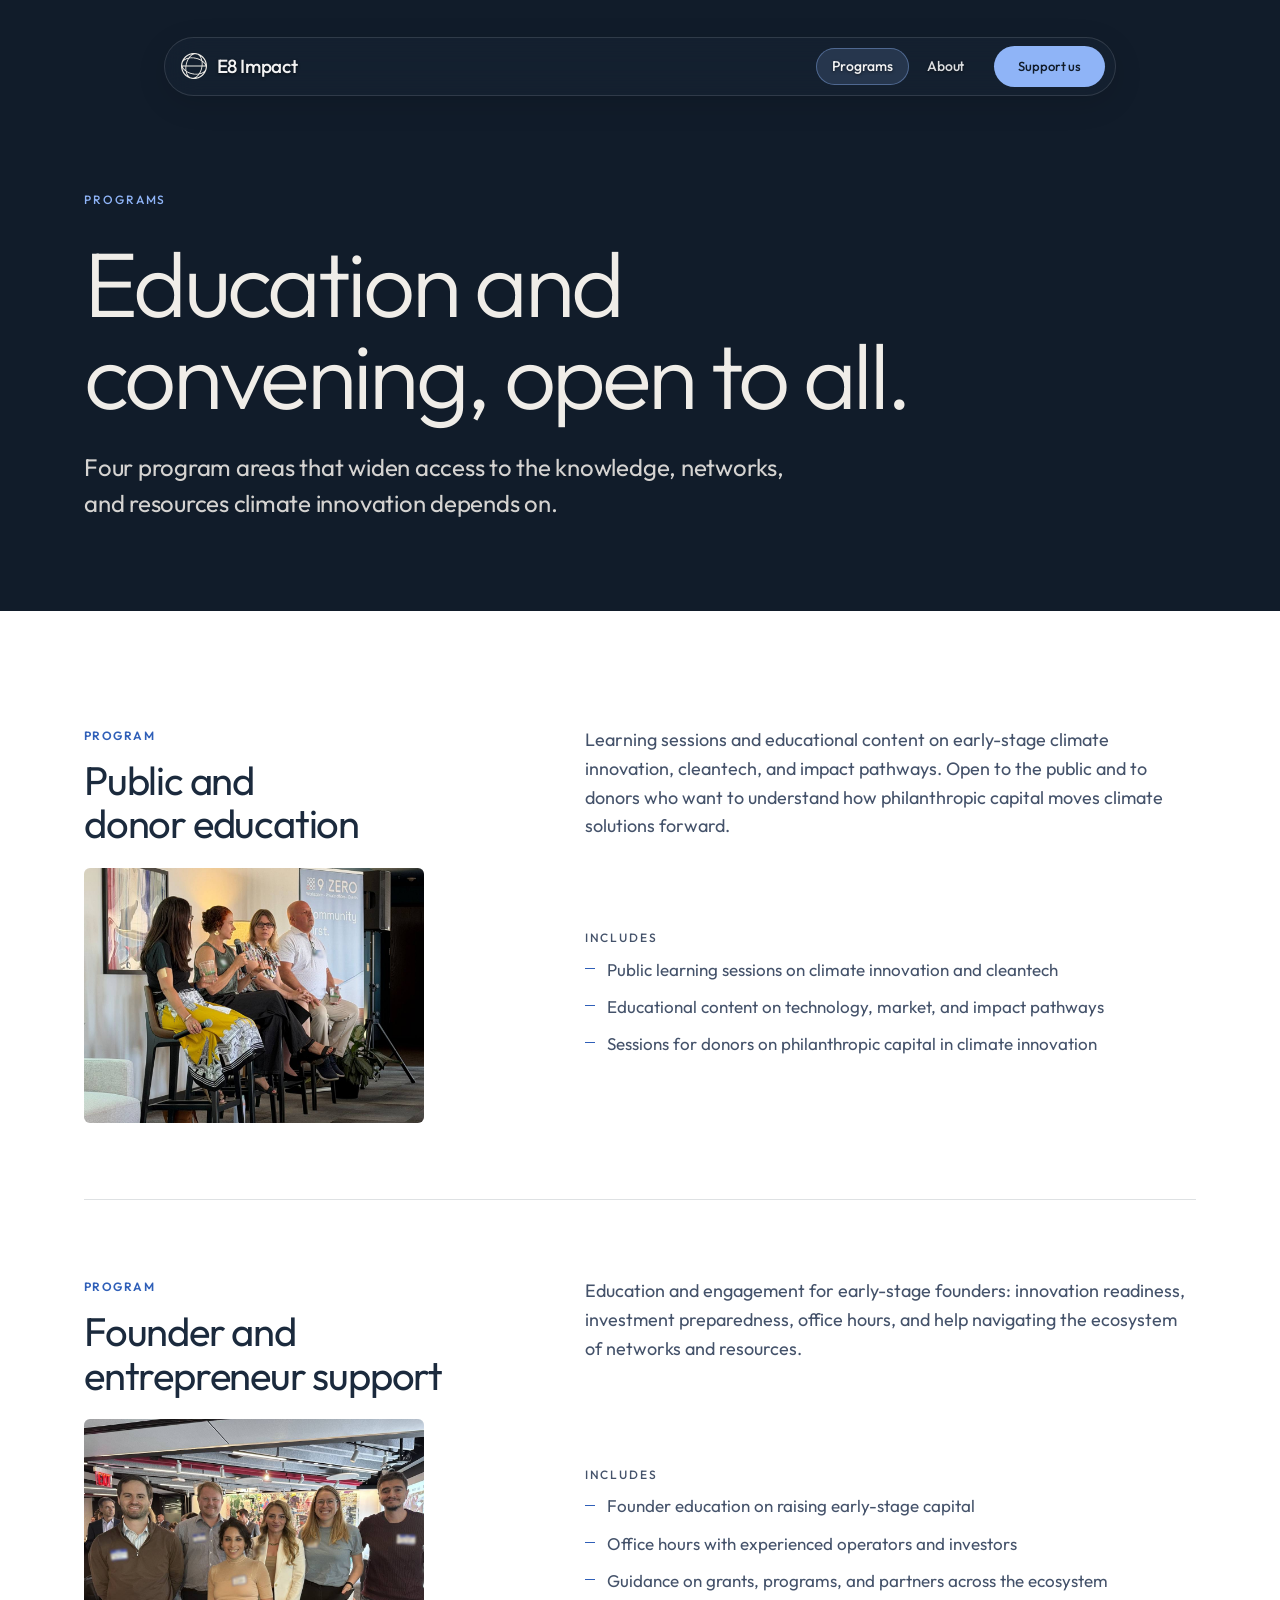
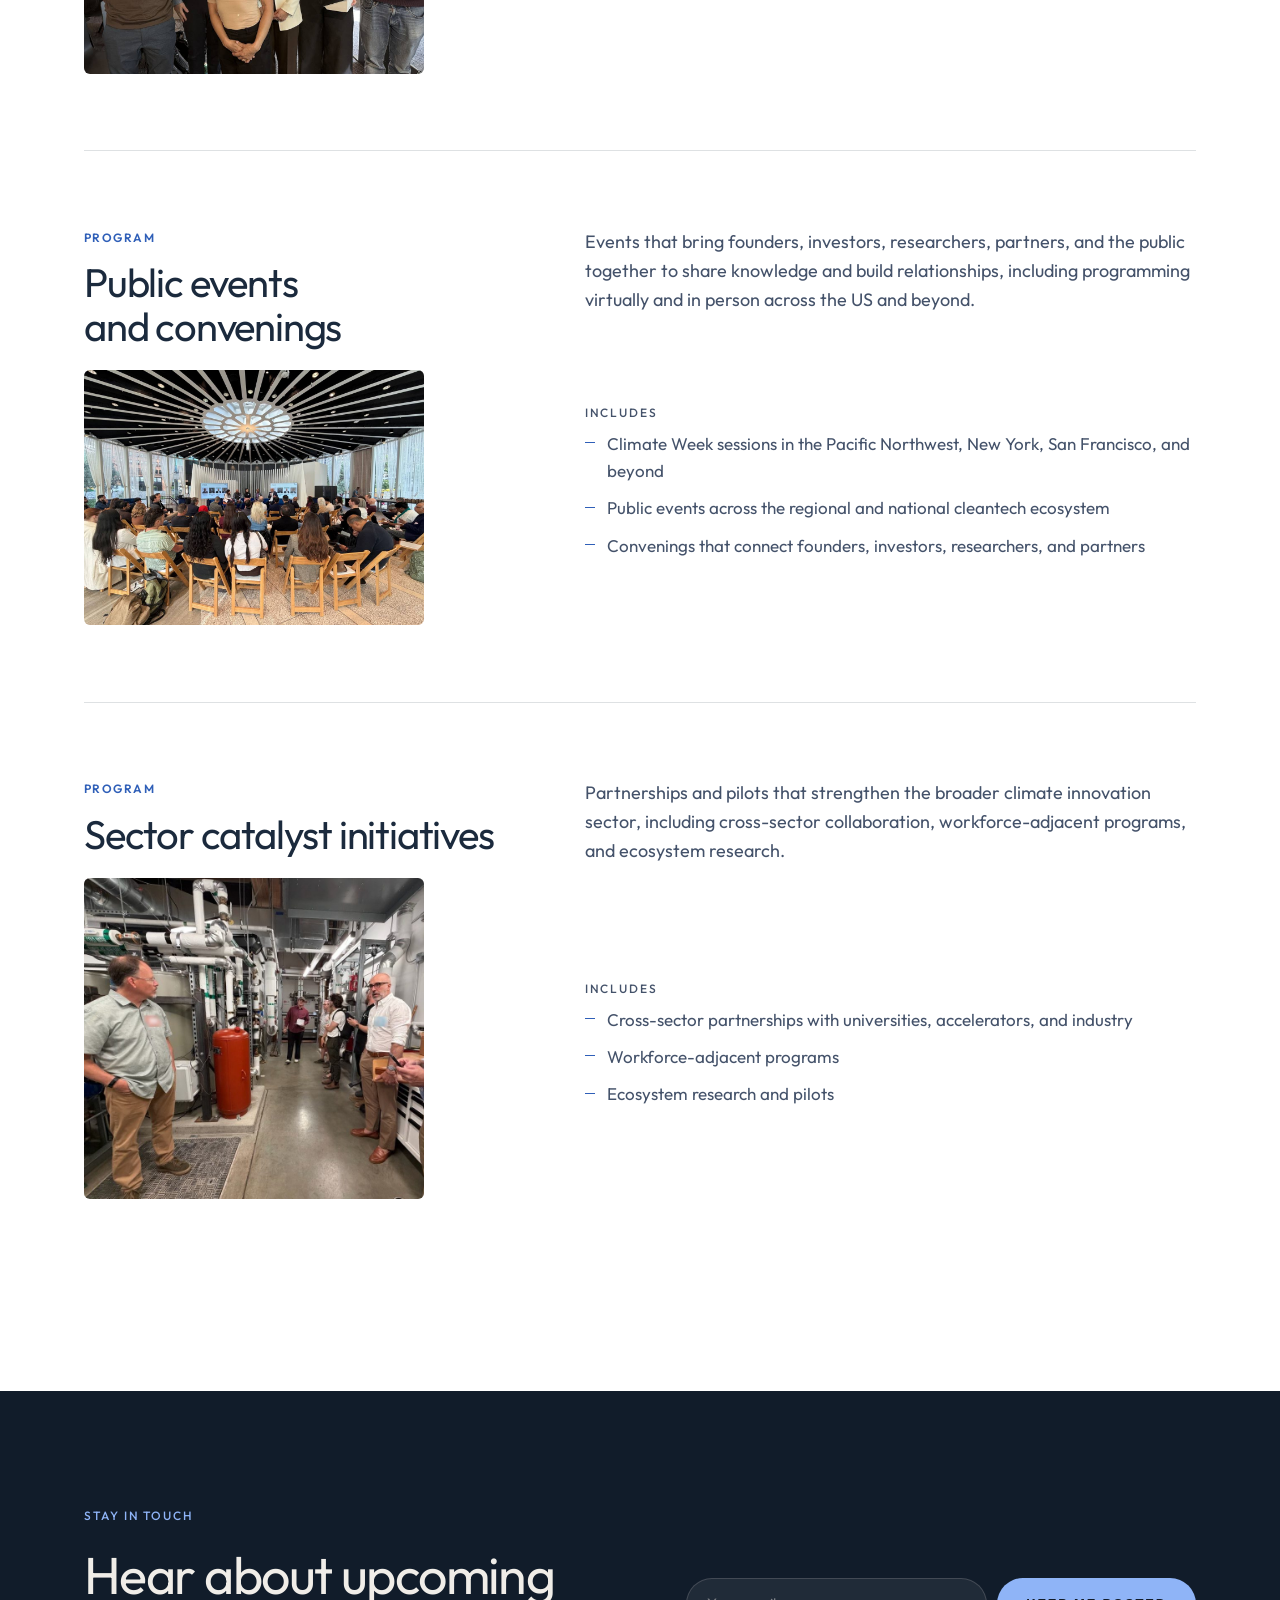
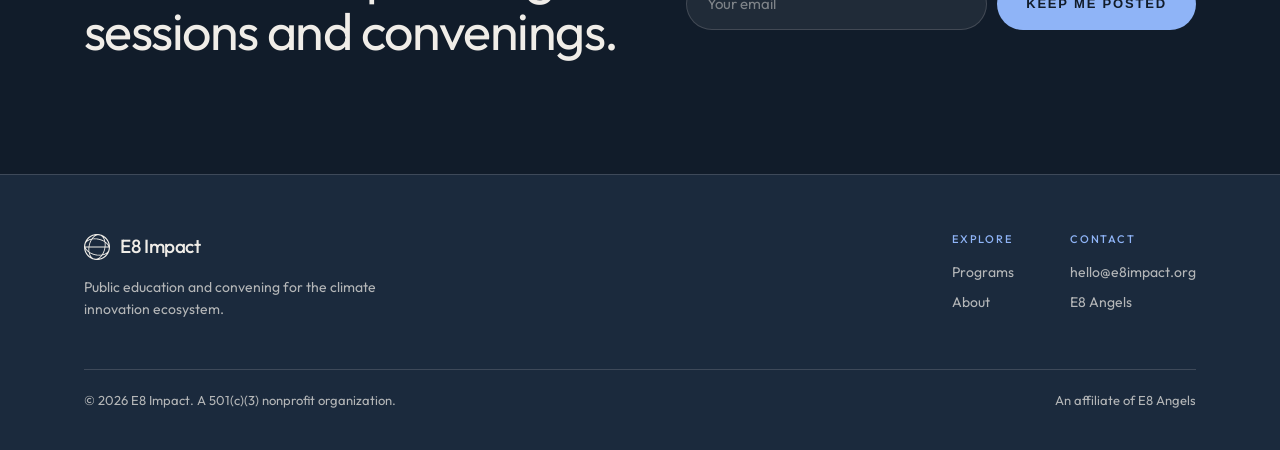
<file: programs.html>
<!doctype html><html lang="en"><head><meta charset="utf-8"><meta name="viewport" content="width=device-width, initial-scale=1, viewport-fit=cover"><link rel="icon" href="assets/e8-mark-navy.svg"><title>Programs | E8 Impact</title><meta name="description" content="Public and donor education, founder support, public events and convenings, and sector catalyst initiatives from E8 Impact."><link rel="preconnect" href="https://fonts.googleapis.com"><link rel="preconnect" href="https://fonts.gstatic.com" crossorigin><link rel="stylesheet" href="https://fonts.googleapis.com/css2?family=Outfit:wght@300;400;500;600&display=swap"><link rel="stylesheet" href="styles.css"><script src="assets/nav.js" defer></script></head><body><div class="nav-shell"><nav class="nav" id="nav" aria-label="Main">
  <a class="brand" href="/" aria-label="E8 Impact home"><img src="assets/e8-mark.svg" alt="" width="26" height="26"><span>E8 Impact</span></a>
  <ul class="nav-links"><li><a href="programs.html" aria-current="page">Programs</a></li><li><a href="about.html">About</a></li></ul>
  <a class="nav-cta" href="https://www.zeffy.com/en-US/donation-form/donate-to-e8-impact" target="_blank" rel="noopener">Support us</a>
  <button class="menu-btn" id="menu-btn" type="button" aria-expanded="false" aria-controls="mobile-menu" aria-haspopup="dialog" aria-label="Open menu">
    <svg width="20" height="20" viewBox="0 0 20 20" fill="none" aria-hidden="true"><path d="M3 6h14M3 10h14M3 14h14" stroke="currentColor" stroke-width="1.5" stroke-linecap="round"/></svg>
  </button>
</nav></div>
<div class="mobile-menu" id="mobile-menu" role="dialog" aria-modal="true" aria-label="Site navigation" hidden>
  <div class="mobile-menu__top">
    <a class="brand" href="/" aria-label="E8 Impact home"><img src="assets/e8-mark.svg" alt="" width="26" height="26"><span>E8 Impact</span></a>
    <button class="mobile-menu__close" id="menu-close" type="button" aria-label="Close menu"><svg width="22" height="22" viewBox="0 0 20 20" fill="none" aria-hidden="true"><path d="M5 5l10 10M15 5L5 15" stroke="currentColor" stroke-width="1.6" stroke-linecap="round"/></svg></button>
  </div>
  <nav class="mobile-menu__links" aria-label="Mobile">
    <a class="mobile-menu__item" style="--i:0" href="programs.html" aria-current="page">Programs</a>
    <a class="mobile-menu__item" style="--i:1" href="about.html">About</a>
  </nav>
  <a class="mobile-menu__cta mobile-menu__item" style="--i:2" href="https://www.zeffy.com/en-US/donation-form/donate-to-e8-impact" target="_blank" rel="noopener">Support us</a>
</div><main><section class="hero hero--plain hero--short">
  <div class="wrap hero__inner">
    <p class="eyebrow">Programs</p>
    <h1 class="h-display" style="max-width:14ch">Education and convening, open to all.</h1>
    <p class="lede">Four program areas that widen access to the knowledge, networks, and resources climate innovation depends on.</p>
  </div>
</section>
<section class="band"><div class="wrap"><div class="detail" id="p1">
  <div class="stack" style="gap:14px"><p class="tag">Program</p><h2 class="h-section" style="font-size:clamp(28px,3.4vw,40px)">Public and donor education</h2><img class="photo" src="assets/program-2.jpg" alt="Four panelists speaking on stage at a community event." width="1200" height="900" style="margin-top:8px"></div>
  <div class="stack"><p class="body" style="font-size:18px">Learning sessions and educational content on early-stage climate innovation, cleantech, and impact pathways. Open to the public and to donors who want to understand how philanthropic capital moves climate solutions forward.</p><div><p class="eyebrow">Includes</p><ul><li>Public learning sessions on climate innovation and cleantech</li><li>Educational content on technology, market, and impact pathways</li><li>Sessions for donors on philanthropic capital in climate innovation</li></ul></div></div>
</div><div class="detail" id="p2">
  <div class="stack" style="gap:14px"><p class="tag">Program</p><h2 class="h-section" style="font-size:clamp(28px,3.4vw,40px)">Founder and entrepreneur support</h2><img class="photo" src="assets/program-1.jpg" alt="Founders and attendees posing together at a Climate Week event." width="1200" height="900" style="margin-top:8px"></div>
  <div class="stack"><p class="body" style="font-size:18px">Education and engagement for early-stage founders: innovation readiness, investment preparedness, office hours, and help navigating the ecosystem of networks and resources.</p><div><p class="eyebrow">Includes</p><ul><li>Founder education on raising early-stage capital</li><li>Office hours with experienced operators and investors</li><li>Guidance on grants, programs, and partners across the ecosystem</li></ul></div></div>
</div><div class="detail" id="p3">
  <div class="stack" style="gap:14px"><p class="tag">Program</p><h2 class="h-section" style="font-size:clamp(28px,3.4vw,40px)">Public events and convenings</h2><img class="photo" src="assets/program-3.jpg" alt="An audience in a round, glass-walled hall listening to a panel discussion." width="1200" height="900" style="margin-top:8px"></div>
  <div class="stack"><p class="body" style="font-size:18px">Events that bring founders, investors, researchers, partners, and the public together to share knowledge and build relationships, including programming virtually and in person across the US and beyond.</p><div><p class="eyebrow">Includes</p><ul><li>Climate Week sessions in the Pacific Northwest, New York, San Francisco, and beyond</li><li>Public events across the regional and national cleantech ecosystem</li><li>Convenings that connect founders, investors, researchers, and partners</li></ul></div></div>
</div><div class="detail" id="p4">
  <div class="stack" style="gap:14px"><p class="tag">Program</p><h2 class="h-section" style="font-size:clamp(28px,3.4vw,40px)">Sector catalyst initiatives</h2><img class="photo" src="assets/program-4.jpg" alt="A group touring the mechanical room of an energy-efficient building." width="814" height="768" style="margin-top:8px"></div>
  <div class="stack"><p class="body" style="font-size:18px">Partnerships and pilots that strengthen the broader climate innovation sector, including cross-sector collaboration, workforce-adjacent programs, and ecosystem research.</p><div><p class="eyebrow">Includes</p><ul><li>Cross-sector partnerships with universities, accelerators, and industry</li><li>Workforce-adjacent programs</li><li>Ecosystem research and pilots</li></ul></div></div>
</div></div></section></main><section class="band band--deep" id="stay-in-touch">
  <div class="wrap signup">
    <div class="stack">
      <p class="eyebrow">Stay in touch</p>
      <h2 class="h-section">Hear about upcoming sessions and convenings.</h2>
    </div>
    <div>
      <iframe name="mlResponse" title="Signup response" hidden></iframe>
      <form id="signup-form" action="https://assets.mailerlite.com/jsonp/2604218/forms/197170648941856599/subscribe" method="post" target="mlResponse">
        <label class="hp" for="email">Email address</label>
        <input id="email" name="fields[email]" type="email" placeholder="Your email" autocomplete="email" required>
        <input type="hidden" name="ml-submit" value="1"><input type="hidden" name="anticsrf" value="true">
        <button class="btn btn--accent" type="submit">Keep me posted</button>
      </form>
      <p class="form-msg" id="form-msg" role="status"></p>
    </div>
  </div>
</section><footer class="footer"><div class="wrap">
  <div class="footer__top">
    <div class="stack" style="gap:14px">
      <a class="brand" href="/"><img src="assets/e8-mark.svg" alt="" width="26" height="26"><span>E8 Impact</span></a>
      <p style="max-width:34ch">Public education and convening for the climate innovation ecosystem.</p>
    </div>
    <div class="footer__cols">
      <div><h4>Explore</h4><ul><li><a href="programs.html">Programs</a></li><li><a href="about.html">About</a></li></ul></div>
      <div><h4>Contact</h4><ul><li><span class="email">hello@e8impact.org</span></li><li><a href="https://www.e8angels.com" target="_blank" rel="noopener">E8 Angels</a></li></ul></div>
    </div>
  </div>
  <div class="footer__legal"><span>&copy; 2026 E8 Impact. A 501(c)(3) nonprofit organization.</span><span>An affiliate of E8 Angels</span></div>
</div></footer><dialog class="modal" id="support" aria-labelledby="support-title">
  <form id="support-form" class="modal__body" novalidate>
    <button type="button" class="modal__close" data-close aria-label="Close">&times;</button>
    <h2 class="h-card" id="support-title" style="font-size:28px">Support E8 Impact</h2>
    <p class="body">Interested in supporting our programs? Let us know and we'll follow up with details.</p>
    <div class="fields">
      <label class="field"><span>Name</span><input id="s-name" name="name" autocomplete="name" required></label>
      <label class="field"><span>Email</span><input id="s-email" name="email" type="email" autocomplete="email" required></label>
      <label class="field"><span>Organization <em>(optional)</em></span><input id="s-org" name="organization" autocomplete="organization"></label>
    </div>
    <fieldset class="checks"><legend>How would you like to support? <em>(check any)</em></legend><label class="check"><input type="checkbox" name="support" value="One-time gift"><span>One-time gift</span></label><label class="check"><input type="checkbox" name="support" value="Recurring gift"><span>Recurring gift</span></label><label class="check"><input type="checkbox" name="support" value="Stock or securities transfer"><span>Stock or securities transfer</span></label><label class="check"><input type="checkbox" name="support" value="Donor-advised fund (DAF) grant"><span>Donor-advised fund (DAF) grant</span></label><label class="check"><input type="checkbox" name="support" value="Employer matching gift"><span>Employer matching gift</span></label><label class="check"><input type="checkbox" name="support" value="Program or event sponsorship"><span>Program or event sponsorship</span></label><label class="check"><input type="checkbox" name="support" value="Foundation grant"><span>Foundation grant</span></label><label class="check"><input type="checkbox" name="support" value="Volunteer, speak, or mentor"><span>Volunteer, speak, or mentor</span></label><label class="check"><input type="checkbox" name="support" value="Other"><span>Other</span></label></fieldset>
    <label class="field"><span>Anything else we should know? <em>(optional)</em></span><textarea id="s-msg" name="message" rows="2"></textarea></label>
    <label class="check"><input type="checkbox" id="s-updates" name="updates"><span>Also send me E8 Impact updates</span></label>
    <input type="text" name="_honey" class="hp" tabindex="-1" autocomplete="off" aria-hidden="true">
    <p class="fine">E8 Impact is a 501(c)(3) nonprofit organization. We'll share current giving options when we follow up.</p>
    <button class="btn btn--navy" type="submit" id="s-submit">Send</button>
    <p class="form-msg modal__msg" id="s-status" role="status"></p>
  </form>
</dialog><script>
(() => {
    const form = document.getElementById('signup-form'), msg = document.getElementById('form-msg');
  form.addEventListener('submit', (e) => { if (!form.checkValidity()) return; msg.textContent = 'Thanks, you are on the list.'; setTimeout(() => form.reset(), 300); });

  const dlg = document.getElementById('support'), sf = document.getElementById('support-form'), st = document.getElementById('s-status');
  document.querySelectorAll('[data-support]').forEach(a => a.addEventListener('click', e => {
    e.preventDefault(); dlg.showModal(); document.getElementById('s-name').focus();
  }));
  dlg.querySelector('[data-close]').addEventListener('click', () => dlg.close());
  dlg.addEventListener('click', e => { if (e.target === dlg) dlg.close(); });
  sf.addEventListener('submit', async (e) => {
    e.preventDefault();
    if (!sf.checkValidity()) { st.textContent = 'Please add your name and a valid email.'; sf.reportValidity(); return; }
    const ways = [...sf.querySelectorAll('input[name=support]:checked')].map(c => c.value);
    const data = {
      _subject: 'New E8 Impact support inquiry', _template: 'table', _captcha: 'false', _honey: sf._honey.value,
      Name: sf.name.value.trim(), Email: sf.email.value.trim(), Organization: sf.organization.value.trim() || '(none)',
      'How they would like to support': ways.length ? ways.join(', ') : '(none selected)',
      Message: sf.message.value.trim() || '(none)', 'Wants E8 Impact updates': sf.updates.checked ? 'Yes' : 'No', _replyto: sf.email.value.trim()
    };
    const b = document.getElementById('s-submit'); b.disabled = true; st.textContent = 'Sending...';try { const r = await fetch('https://formsubmit.co/ajax/hello@e8impact.org', { method: 'POST', headers: { 'Content-Type': 'application/json', Accept: 'application/json' }, body: JSON.stringify(data) }); if (!r.ok) throw new Error(); sf.reset(); st.textContent = 'Thank you. We will be in touch soon.'; } catch (err) { st.textContent = 'Something went wrong. Please email hello@e8impact.org instead.'; } finally { b.disabled = false; }
  });
})();
</script></body></html>
</file>
<file: styles.css>
/* Layout: E8 Angels' sister system. Floating pill nav over a full-bleed forest hero,
   then alternating mist / cream / navy bands with wide left-aligned type.
   Color: E8 Impact navy + cornflower (from the "How E8 Fits Together" slide). Single look. */
:root {
  --deep: #111C2A;      /* hero ground, signup band */
  --navy: #1B2A3D;      /* ink, dark bands (E8 Impact navy) */
  --slate: #44526A;     /* body text on light */
  --cornflower: #8FB4F7;/* accent on dark: buttons, eyebrows (lightened from slide #6495ED) */
  --blue: #2F5FB8;      /* accent on light: links (cornflower, darkened for legibility) */
  --bone: #F0EDE8;      /* text on dark */
  --cream: #F2EBDD;     /* warm band */
  --mist: #EBEEF3;      /* cool band */
  --white: #FFFFFF;
  --line-dark: rgba(240, 237, 232, 0.16);
  --line-light: rgba(27, 42, 61, 0.14);
  --font: "Outfit", "Helvetica Neue", Arial, sans-serif;
  --gutter: clamp(20px, 5vw, 80px);
  --maxw: 1240px;
  color-scheme: light;
}

* { box-sizing: border-box; }
html { scroll-behavior: smooth; scroll-padding-top: 104px; }
body {
  margin: 0;
  background: var(--white);
  color: var(--navy);
  font-family: var(--font);
  font-size: 17px;
  line-height: 1.6;
  -webkit-font-smoothing: antialiased;
}
img { max-width: 100%; display: block; }
a { color: inherit; }
h1, h2, h3 { font-weight: 400; margin: 0; text-wrap: balance; }
p { margin: 0; }
:focus-visible { outline: 2px solid var(--cornflower); outline-offset: 3px; border-radius: 4px; }

.wrap { max-width: var(--maxw); margin: 0 auto; padding-inline: var(--gutter); }
.band { padding-block: clamp(64px, 9vw, 120px); }
.band--mist { background: var(--mist); }
.band--cream { background: var(--cream); }
.band--navy { background: var(--navy); color: var(--bone); }
.band--deep { background: var(--deep); color: var(--bone); }

.eyebrow {
  font-size: 12px;
  font-weight: 500;
  letter-spacing: 0.16em;
  text-transform: uppercase;
  color: var(--slate);
}
.band--navy .eyebrow, .band--deep .eyebrow, .hero .eyebrow { color: var(--cornflower); }

.h-display { font-size: clamp(44px, 7.2vw, 92px); line-height: 1; letter-spacing: -0.04em; font-weight: 300; }
.h-section { font-size: clamp(32px, 4.2vw, 52px); line-height: 1.08; letter-spacing: -0.03em; }
.h-card { font-size: 24px; line-height: 1.2; letter-spacing: -0.015em; }
.lede { font-size: clamp(19px, 2vw, 24px); line-height: 1.5; letter-spacing: -0.01em; max-width: 38ch; }
.body { color: var(--slate); max-width: 62ch; }
.band--navy .body, .band--deep .body { color: rgba(240, 237, 232, 0.78); }

/* Buttons */
.btns { display: flex; flex-wrap: wrap; gap: 12px; }
.btn {
  display: inline-flex; align-items: center; justify-content: center;
  min-height: 52px; padding: 0 28px; border-radius: 5px;
  font-size: 13px; font-weight: 600; letter-spacing: 0.14em; text-transform: uppercase;
  text-decoration: none; border: 1px solid transparent; cursor: pointer;
  transition: background-color .2s, color .2s, border-color .2s;
}
.btn--accent { background: var(--cornflower); color: var(--deep); }
.btn--accent:hover { background: var(--bone); }
.btn--ghost { border-color: rgba(240, 237, 232, 0.5); color: var(--bone); }
.btn--ghost:hover { border-color: var(--bone); background: rgba(240, 237, 232, 0.08); }
.btn--navy { background: var(--navy); color: var(--bone); }
.btn--navy:hover { background: var(--blue); }

.textlink { font-size: 14px; font-weight: 500; color: var(--blue); text-decoration: none; display: inline-flex; gap: 6px; }
.textlink:hover { text-decoration: underline; text-underline-offset: 4px; }
.band--navy .textlink, .band--deep .textlink { color: var(--cornflower); }

/* Nav */
/* Navigation: fixed floating pill, styled like the E8 Angels site.
   Frosted glass over dark sections, solid navy over light ones (set by assets/nav.js). */
.nav-shell { position: fixed; top: calc(env(safe-area-inset-top, 0px) + 16px); left: 50%; transform: translateX(-50%); width: min(952px, calc(100% - 32px)); z-index: 100; }
@media (min-width: 1024px) { .nav-shell { top: 37px; } }
.nav {
  --nav-bg: rgba(27, 42, 61, 0.34); --nav-border: rgba(255, 255, 255, 0.12); --nav-shadow: 0 1px 3px rgba(0, 0, 0, 0.55);
  display: flex; align-items: center; gap: 2px; box-sizing: border-box; height: 59px; padding: 9px 10px 9px 16px;
  border-radius: 999px; border: 1px solid var(--nav-border); background: var(--nav-bg);
  color: rgba(255, 255, 255, 0.95); text-shadow: var(--nav-shadow);
  backdrop-filter: blur(16px); -webkit-backdrop-filter: blur(16px); box-shadow: 0 8px 30px rgba(0, 0, 0, 0.12);
  transition: background-color 0.5s ease, border-color 0.5s ease, text-shadow 0.5s ease;
}
.nav[data-theme="light"] { --nav-bg: rgba(27, 42, 61, 0.92); --nav-border: rgba(27, 42, 61, 0); --nav-shadow: 0 1px 3px rgba(0, 0, 0, 0); }
.brand { display: flex; align-items: center; gap: 10px; text-decoration: none; color: inherit; white-space: nowrap; }
.nav .brand { margin-right: 6px; transition: opacity 0.2s; }
.nav .brand:hover { opacity: 0.7; }
.footer .brand { color: var(--bone); }
.brand img { height: 26px; width: auto; }
.brand span { font-size: 19px; letter-spacing: -0.02em; font-weight: 500; }
.nav-links { flex: 1; display: flex; justify-content: flex-end; gap: 2px; margin: 0 12px 0 0; list-style: none; padding: 0; }
.nav-links a {
  position: relative; display: flex; align-items: center; justify-content: center; height: 36.5px; padding: 0 16px; border-radius: 999px;
  font-size: 14px; font-weight: 500; letter-spacing: -0.01em; text-decoration: none; color: inherit; opacity: 0.9;
  transition: background-color 0.2s ease, opacity 0.2s ease;
}
.nav-links a:hover { background: rgba(255, 255, 255, 0.1); opacity: 1; }
.nav-links a[aria-current="page"] { opacity: 1; background: rgba(143, 180, 247, 0.15); box-shadow: inset 0 0 0 1px rgba(143, 180, 247, 0.4); }
.nav-links a:focus-visible, .nav-cta:focus-visible, .menu-btn:focus-visible { outline: 2px solid var(--cornflower); outline-offset: 2px; }
.nav-cta {
  display: inline-flex; align-items: center; justify-content: center; flex-shrink: 0; height: 41px; padding: 0 24px; border-radius: 999px;
  background: var(--cornflower); color: var(--deep); text-shadow: none; text-decoration: none; white-space: nowrap;
  font-size: 13.1px; font-weight: 500; letter-spacing: -0.01em;
  transition: box-shadow 0.2s ease, transform 0.2s ease;
}
.nav-cta:hover { box-shadow: 0 4px 16px rgba(143, 180, 247, 0.45); transform: translateY(-1px); }
.menu-btn { display: none; align-items: center; justify-content: center; width: 40px; height: 40px; margin-left: auto; flex-shrink: 0; border: 0; border-radius: 999px; background: transparent; color: inherit; cursor: pointer; transition: background-color 0.15s ease; }
.menu-btn:hover { background: rgba(255, 255, 255, 0.1); }
@media (max-width: 860px) {
  .nav-links, .nav .nav-cta { display: none; }
  .menu-btn { display: flex; }
}

/* Mobile menu: full-screen overlay with staggered links */
.mobile-menu {
  position: fixed; inset: 0; z-index: 110; display: none; flex-direction: column; color: var(--bone);
  padding: 20px 24px max(32px, env(safe-area-inset-bottom));
  background: linear-gradient(160deg, #0a131f 0%, #1B2A3D 60%, #0d1825 100%);
  opacity: 0; transition: opacity 0.28s ease;
}
.mobile-menu.is-open { display: flex; }
.mobile-menu.is-visible { opacity: 1; }
.mobile-menu__top { display: flex; align-items: center; justify-content: space-between; height: 59px; flex-shrink: 0; }
.mobile-menu__close { display: flex; align-items: center; justify-content: center; width: 44px; height: 44px; border: 0; border-radius: 999px; background: transparent; color: rgba(255, 255, 255, 0.85); cursor: pointer; transition: background-color 0.15s ease; }
.mobile-menu__close:hover { background: rgba(255, 255, 255, 0.1); }
.mobile-menu__close:focus-visible, .mobile-menu a:focus-visible { outline: 2px solid var(--cornflower); outline-offset: 2px; }
.mobile-menu__links { flex: 1; display: flex; flex-direction: column; justify-content: center; gap: 4px; margin-top: -40px; pointer-events: none; }
.mobile-menu__item { opacity: 0; transform: translateY(24px); transition: opacity 0.4s ease, transform 0.4s ease; transition-delay: calc(var(--i, 0) * 60ms + 80ms); }
.mobile-menu.is-visible .mobile-menu__item { opacity: 1; transform: none; }
.mobile-menu__links a { pointer-events: auto; display: block; padding: 16px 8px; border-radius: 12px; font-size: 32px; font-weight: 400; letter-spacing: -0.03em; line-height: 1.15; color: rgba(255, 255, 255, 0.9); text-decoration: none; }
.mobile-menu__links a:hover { color: #fff; }
.mobile-menu__links a[aria-current="page"] { color: var(--cornflower); }
.mobile-menu__cta { display: flex; align-items: center; justify-content: center; flex-shrink: 0; width: 100%; height: 56px; border-radius: 16px; background: var(--cornflower); color: var(--deep); font-size: 16px; font-weight: 500; letter-spacing: -0.01em; text-decoration: none; }
.mobile-menu__cta:hover { opacity: 0.9; }
@media (min-width: 861px) { .mobile-menu { display: none !important; } }

/* Hero */
.hero { position: relative; background: var(--deep); color: var(--bone); overflow: hidden; }
.hero__img { position: absolute; inset: 0; width: 100%; height: 100%; object-fit: cover; opacity: 0.72; }
.hero::after { content: ""; position: absolute; inset: 0; background: linear-gradient(180deg, rgba(17,28,42,.55) 0%, rgba(17,28,42,.2) 40%, rgba(17,28,42,.85) 100%); }
.hero__inner { position: relative; z-index: 1; padding-top: clamp(150px, 20vw, 230px); padding-bottom: clamp(56px, 7vw, 96px); display: grid; gap: 28px; }
.hero__inner .lede { color: rgba(240, 237, 232, 0.88); max-width: 44ch; }
.hero--short .hero__inner { padding-top: clamp(140px, 16vw, 190px); }
.hero--plain { background: var(--deep); }
.hero--plain::after { display: none; }

/* Grids */
.split { display: grid; grid-template-columns: 1fr 1.25fr; gap: clamp(32px, 6vw, 96px); align-items: start; }
.split > * { min-width: 0; }
.band--tight { padding-block: clamp(48px, 6vw, 80px); }
.pair { display: grid; grid-template-columns: 1.4fr 1fr; gap: clamp(40px, 7vw, 112px); align-items: start; }
.pair > * { min-width: 0; }
.statement { font-size: clamp(26px, 3vw, 38px); line-height: 1.2; letter-spacing: -0.025em; font-weight: 300; margin: 0; }
.pair .stack { gap: 16px; }
@media (max-width: 860px) { .pair { grid-template-columns: 1fr; } }
.stack { display: grid; gap: 22px; }
@media (max-width: 860px) { .split { grid-template-columns: 1fr; } }

.programs { display: grid; grid-template-columns: repeat(2, 1fr); border-top: 1px solid var(--line-light); margin-top: 48px; }
.program { padding: 32px 32px 36px 0; border-bottom: 1px solid var(--line-light); display: grid; gap: 12px; align-content: start; }
.program:nth-child(odd) { border-right: 1px solid var(--line-light); }
.program:nth-child(even) { padding-left: 32px; padding-right: 0; }
.program .body { font-size: 16px; }
@media (max-width: 760px) {
  .programs { grid-template-columns: 1fr; }
  .program, .program:nth-child(odd), .program:nth-child(even) { padding: 28px 0; border-right: 0; }
}

.photo { aspect-ratio: 4 / 3; width: 100%; height: auto; max-width: 100%; object-fit: cover; border-radius: 6px; }

.statement { font-size: clamp(30px, 4.4vw, 58px); line-height: 1.12; letter-spacing: -0.03em; font-weight: 300; max-width: 22ch; }
.statement em { font-style: normal; color: var(--cornflower); }

.paths { display: grid; grid-template-columns: repeat(3, 1fr); gap: 40px; margin-top: 48px; }
.paths > * { min-width: 0; }
.path { display: grid; gap: 12px; align-content: start; padding-top: 20px; border-top: 2px solid var(--navy); }
.path .body { font-size: 16px; }
.team-grid { display: grid; grid-template-columns: repeat(4, minmax(0, 1fr)); gap: 32px 24px; margin-top: 48px; }
@media (max-width: 860px) { .team-grid { grid-template-columns: repeat(2, minmax(0, 1fr)); gap: 28px 16px; } }
.member__photo { overflow: hidden; border-radius: 4px; }
.member__photo img { display: block; width: 100%; height: auto; aspect-ratio: 21 / 25; object-fit: cover; border-radius: 4px; transition: transform 0.3s; }
.member__photo img:hover { transform: scale(1.04); }
.member__name { display: flex; align-items: center; gap: 6px; margin-top: 12px; font-size: 16px; font-weight: 500; color: var(--navy); }
.member__name a { display: inline-flex; color: rgba(27, 42, 61, 0.4); transition: color 0.2s; }
.member__name a:hover { color: var(--blue); }
.member__name svg { width: 14px; height: 14px; }
.member__role { font-size: 13px; line-height: 1.4; color: var(--slate); margin-top: 2px; }
@media (prefers-reduced-motion: reduce) { .member__photo img { transition: none; } .member__photo img:hover { transform: none; } }
.paths--4 { grid-template-columns: repeat(4, 1fr); }
@media (max-width: 1000px) { .paths--4 { grid-template-columns: repeat(2, 1fr); } }
@media (max-width: 860px) { .paths { grid-template-columns: 1fr; gap: 28px; } }

/* Program detail rows */
.detail { display: grid; grid-template-columns: minmax(0, 5fr) minmax(0, 7fr); gap: clamp(28px, 5vw, 80px); padding-block: clamp(48px, 6vw, 80px); border-top: 1px solid var(--line-light); }
.detail:first-child { border-top: 0; padding-top: 0; }
.detail ul { margin: 8px 0 0; padding: 0; list-style: none; display: grid; gap: 10px; }
.detail li { padding-left: 22px; position: relative; color: var(--slate); }
.detail li::before { content: ""; position: absolute; left: 0; top: 0.72em; width: 10px; height: 1px; background: var(--blue); }
.tag { font-size: 12px; letter-spacing: 0.12em; text-transform: uppercase; color: var(--blue); font-weight: 600; }
@media (max-width: 860px) { .detail { grid-template-columns: 1fr; } }

/* FAQ */
.faq { border-top: 1px solid var(--line-light); }
.faq details { border-bottom: 1px solid var(--line-light); padding-block: 22px; }
.faq summary { cursor: pointer; list-style: none; display: flex; justify-content: space-between; gap: 16px; font-size: 20px; letter-spacing: -0.01em; }
.faq summary::-webkit-details-marker { display: none; }
.faq summary::after { content: "+"; color: var(--blue); font-size: 24px; line-height: 1; }
.faq details[open] summary::after { content: "\2212"; }
.faq details p { margin-top: 12px; color: var(--slate); max-width: 62ch; }

/* Signup */
.signup { display: grid; grid-template-columns: 1.1fr 1fr; gap: 40px; align-items: end; }
.signup > * { min-width: 0; }
.signup form { display: flex; gap: 10px; flex-wrap: wrap; }
.signup input[type="email"] {
  flex: 1 1 240px; min-width: 0; height: 52px; padding: 0 20px; border-radius: 999px;
  border: 1px solid var(--line-dark); background: rgba(240,237,232,.07); color: var(--bone);
  font: inherit; font-size: 15px;
}
.signup input::placeholder { color: rgba(240,237,232,.45); }
.signup .btn { border-radius: 999px; }
.form-msg { font-size: 14px; color: var(--cornflower); min-height: 1.4em; margin-top: 10px; }
.hp { position: absolute; left: -9999px; width: 1px; height: 1px; opacity: 0; }
@media (max-width: 860px) { .signup { grid-template-columns: 1fr; } }

/* Footer */
.footer { background: var(--navy); color: rgba(240,237,232,.72); padding-block: 56px 40px; font-size: 14px; border-top: 1px solid var(--line-dark); }
.footer__top { display: flex; flex-wrap: wrap; justify-content: space-between; gap: 32px; }
.footer__cols { display: flex; flex-wrap: wrap; gap: 56px; }
.footer h4 { margin: 0 0 12px; font-size: 11px; letter-spacing: 0.16em; text-transform: uppercase; font-weight: 500; color: var(--cornflower); }
.footer ul { list-style: none; margin: 0; padding: 0; display: grid; gap: 8px; }
.footer a { text-decoration: none; }
.footer a:hover { color: var(--bone); }
.footer__legal { margin-top: 48px; padding-top: 20px; border-top: 1px solid var(--line-dark); display: flex; flex-wrap: wrap; justify-content: space-between; gap: 12px; font-size: 13px; }
.email { user-select: all; }

@media (prefers-reduced-motion: reduce) { html { scroll-behavior: auto; } * { transition: none !important; } }

/* Eyebrow over the forest photo: bone and heavier so it reads against busy trees */
.hero:not(.hero--plain) .eyebrow { color: var(--bone); font-weight: 600; text-shadow: 0 1px 12px rgba(17, 28, 42, 0.9); }

/* Photo strip from our programs */
.photo-wrap { margin-top: 48px; }
.photo-grid { display: grid; grid-template-columns: repeat(4, minmax(0, 1fr)); gap: 14px; }
@media (max-width: 860px) { .photo-grid { grid-template-columns: repeat(2, minmax(0, 1fr)); } }

/* Program detail photos keep their own framing */
.detail .photo { aspect-ratio: auto; max-width: 340px; }

/* Menu links sit on the right, next to the button */

/* Support popup */
.modal { border: 0; border-radius: 10px; padding: 0; width: min(560px, calc(100vw - 32px)); max-height: calc(100vh - 32px); color: var(--navy); background: var(--white); }
.modal::backdrop { background: rgba(17, 28, 42, 0.6); }
.modal__body { position: relative; display: grid; gap: 14px; padding: 28px clamp(20px, 5vw, 36px); font-family: var(--font); }
.modal__close { position: absolute; top: 10px; right: 14px; background: none; border: 0; font-size: 30px; line-height: 1; color: var(--slate); cursor: pointer; padding: 6px; }
.fields { display: grid; gap: 12px; }
.field { display: grid; gap: 6px; font-size: 14px; font-weight: 500; }
.field em, .checks em { font-style: normal; font-weight: 400; color: var(--slate); }
.field input, .field textarea { font: inherit; font-size: 15px; font-weight: 400; padding: 10px 12px; border: 1px solid var(--line-light); border-radius: 6px; color: var(--navy); background: var(--white); }
.field input:focus, .field textarea:focus { outline: 2px solid var(--blue); outline-offset: 0; border-color: transparent; }
.checks { border: 0; padding: 0; margin: 0; display: grid; grid-template-columns: repeat(2, minmax(0, 1fr)); gap: 8px 16px; }
.checks legend { font-size: 14px; font-weight: 500; margin-bottom: 8px; padding: 0; }
.check { display: flex; gap: 8px; align-items: flex-start; font-size: 14px; color: var(--slate); cursor: pointer; }
.check input { margin-top: 3px; accent-color: var(--blue); }
.modal .btn { justify-self: start; }
.modal__msg { color: var(--blue); margin-top: 0; }
.fine { font-size: 12px; line-height: 1.5; color: var(--slate); margin: 0; }
@media (max-width: 520px) { .checks { grid-template-columns: 1fr; } }

/* Fade-in on scroll (content stays visible if JavaScript is off) */
.js .fade-in { opacity: 0; transform: translateY(6px); transition: opacity 0.8s ease, transform 0.8s ease; }
.js .fade-in.is-on { opacity: 1; transform: none; }
@media (prefers-reduced-motion: reduce) { .js .fade-in { transition: none; transform: none; } }
</file>
